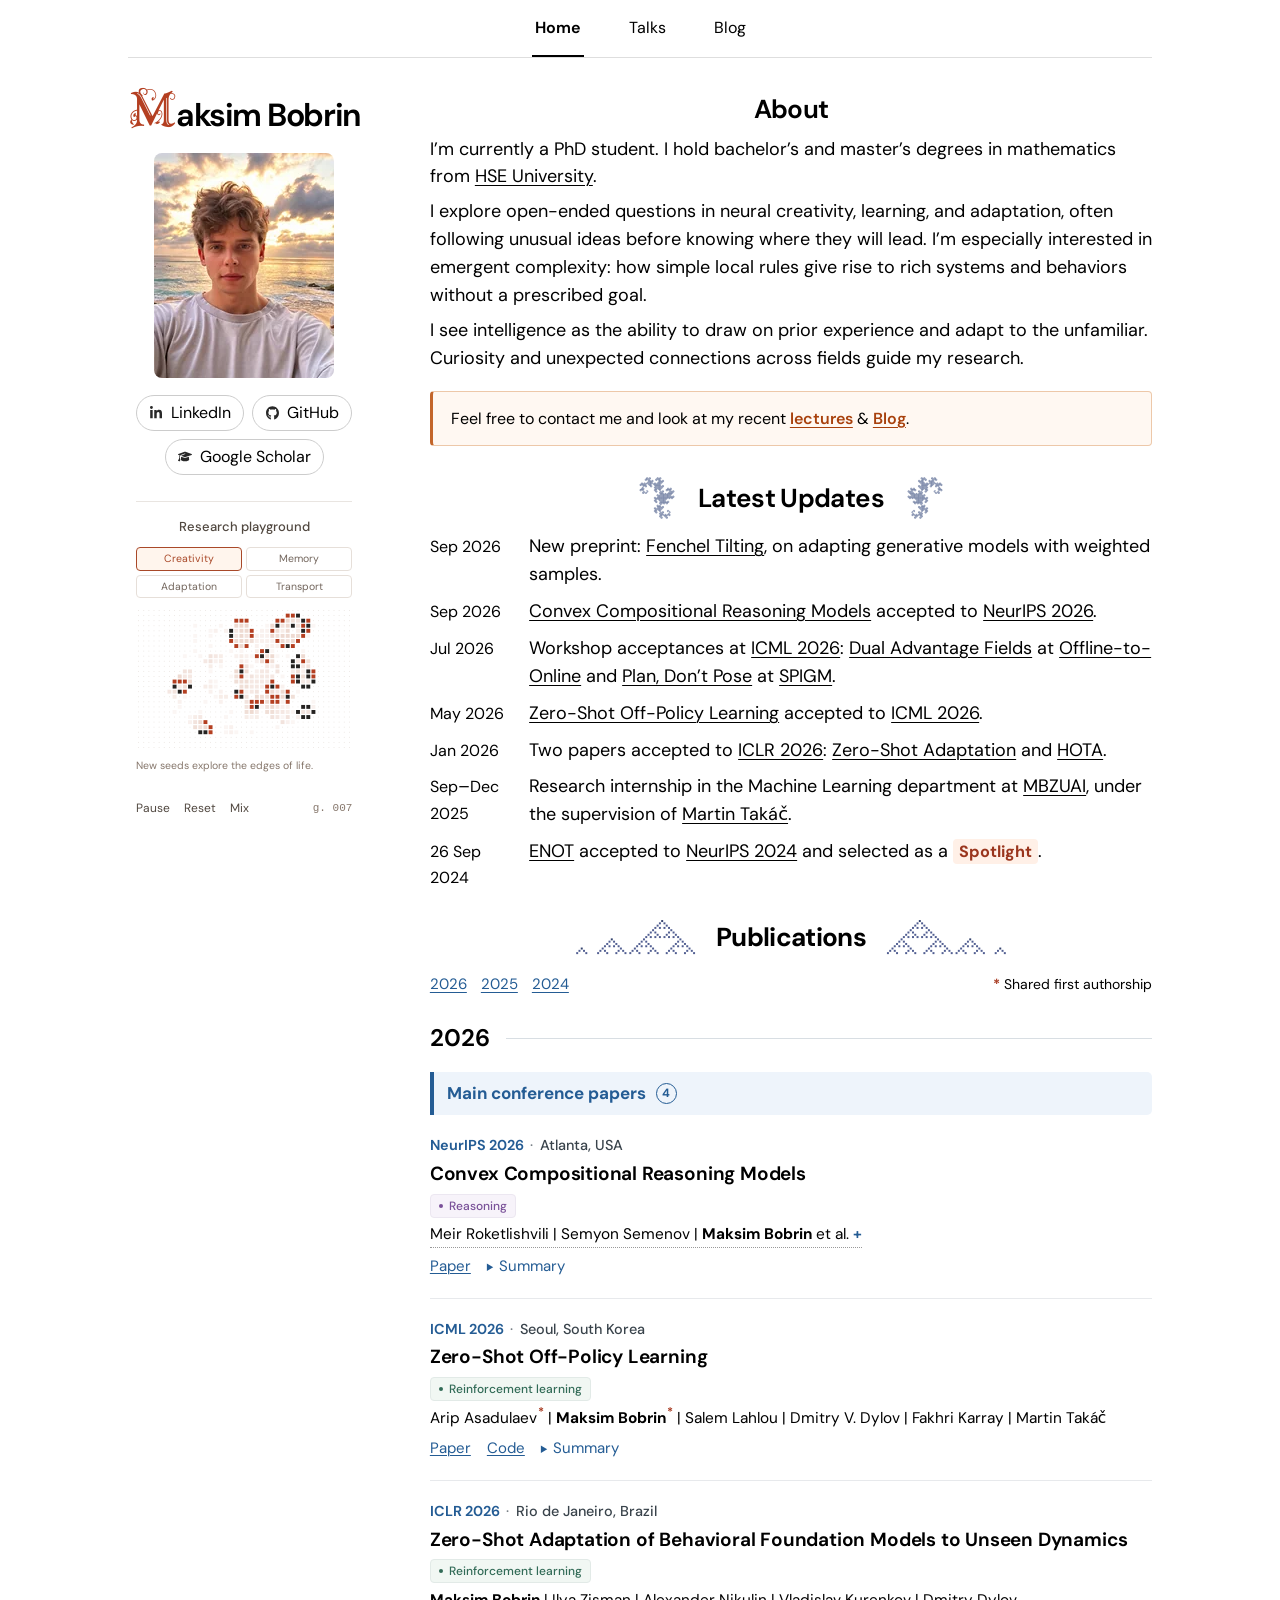
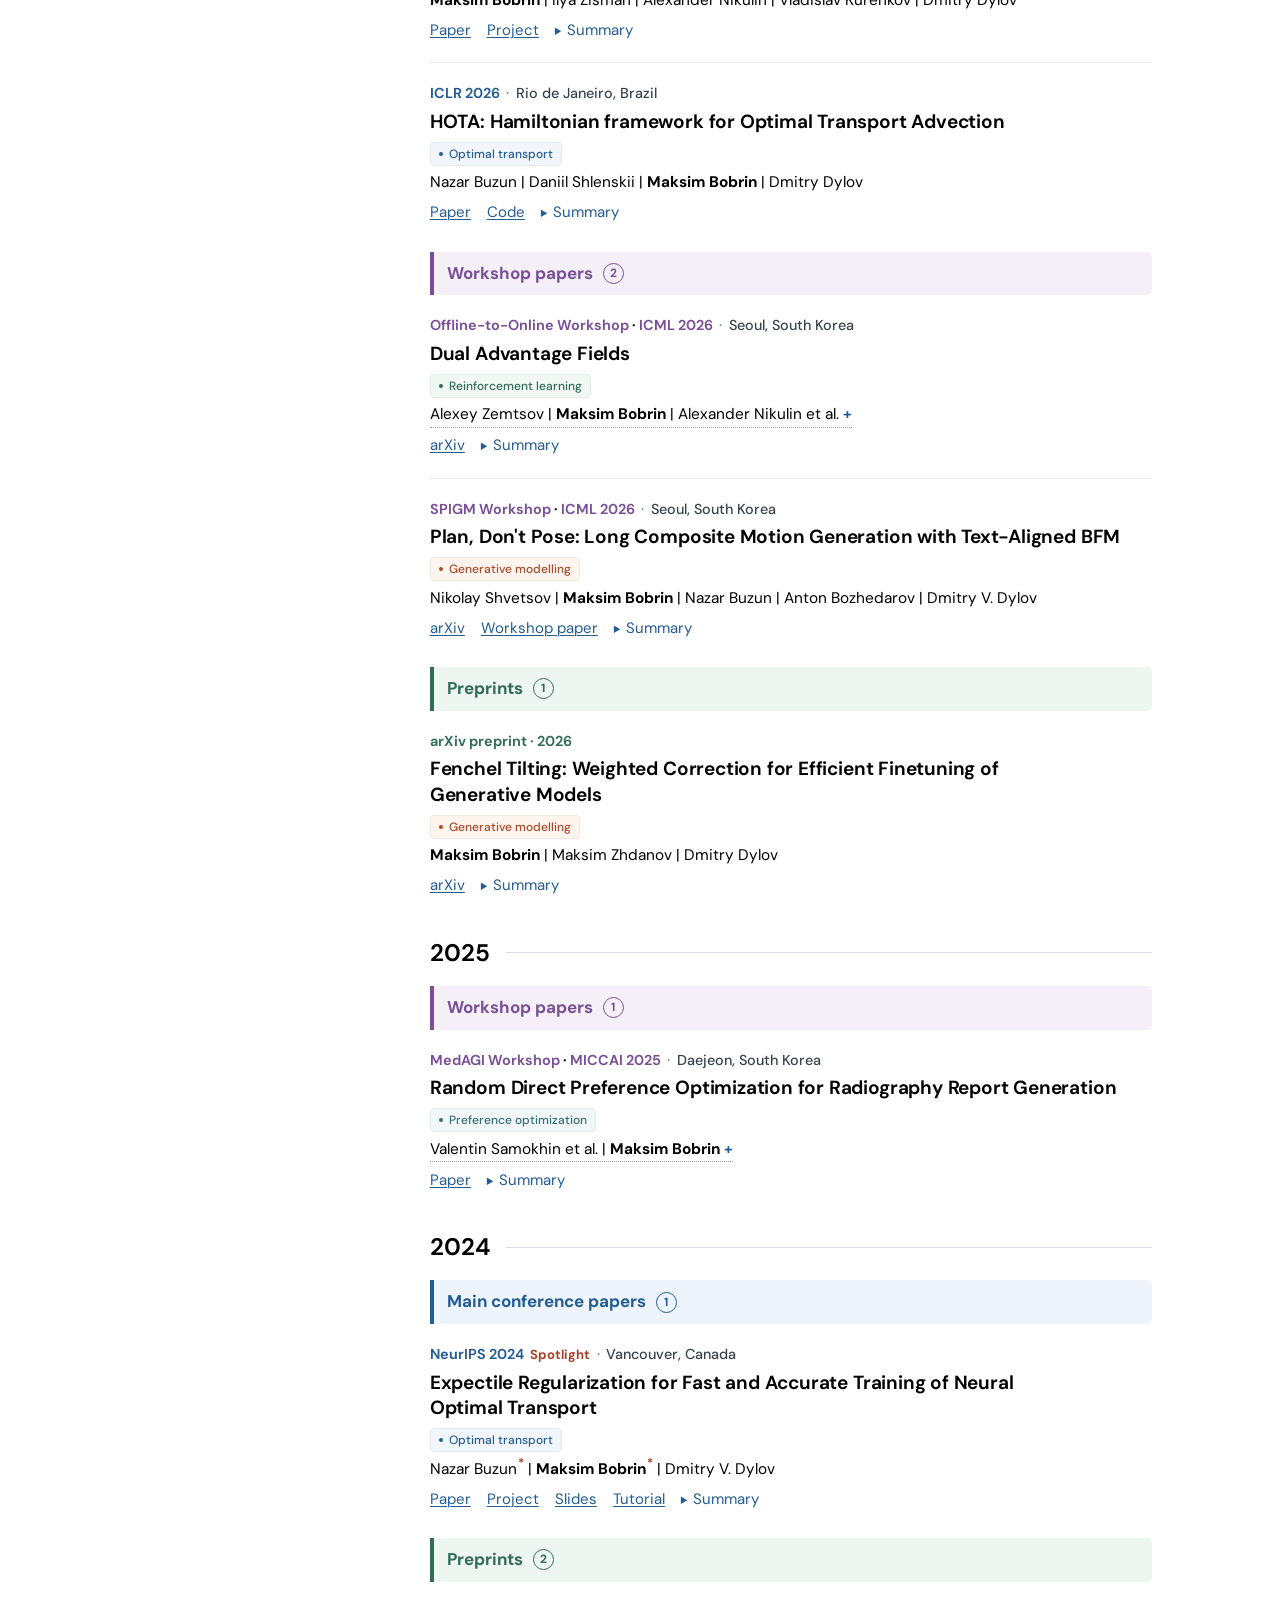
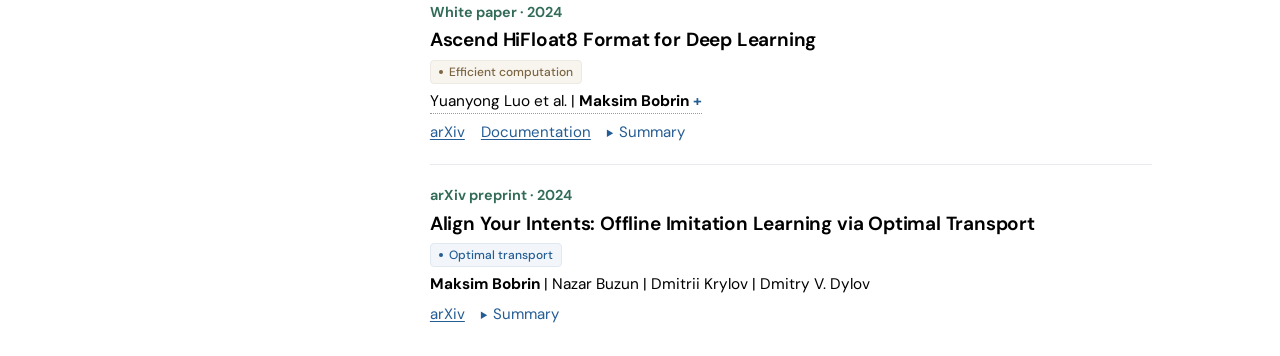
<file: index.html>
<!doctype html>
<html lang="en">
<head>
  <meta charset="utf-8">
  <meta name="viewport" content="width=device-width, initial-scale=1">
  <meta name="color-scheme" content="light">
  <meta name="theme-color" content="#ffffff">
  <meta name="description" content="PhD student, Researcher">
  <meta property="og:title" content="Maksim Bobrin">
  <meta property="og:description" content="PhD student, Researcher">
  <meta property="og:type" content="website">
  <meta property="og:url" content="https://maxsbob.github.io/">
  <meta name="twitter:card" content="summary">
  <meta name="twitter:title" content="Maksim Bobrin">
  <meta name="twitter:description" content="PhD student, Researcher">
  <title>Maksim Bobrin</title>
  <link rel="stylesheet" href="assets/site.css?v=eab8111d72dc">
  <script src="assets/life-loader.js?v=d2e9014ad767" defer></script>
</head>
<body>
  <a class="skip" href="#main">Skip to content</a>
  <header class="topbar">
    <nav aria-label="Main navigation"><a href="index.html" aria-current="page">Home</a> <a href="talks.html">Talks</a> <a href="blog/">Blog</a></nav>
  </header>
  <div class="layout">
    <aside class="profile" aria-label="Researcher profile">
      <h1 class="name"><span class="name-initial">M</span>aksim Bobrin</h1>
      <picture>
        <source type="image/webp" srcset="assets/portrait-180.webp 180w, assets/portrait-360.webp 360w, assets/portrait-540.webp 540w" sizes="(max-width: 640px) 152px, (pointer: coarse) and (orientation: landscape) and (max-height: 500px) and (max-width: 960px) 152px, 180px">
        <img class="portrait" src="assets/portrait-360.jpg" alt="Maksim Bobrin by the sea" width="360" height="450" fetchpriority="high" decoding="async">
      </picture>
      <ul class="profiles" aria-label="Profiles"><li data-profile="linkedin"><a href="https://www.linkedin.com/in/maksim-bobrin"><img src="assets/linkedin.svg" alt="" width="15" height="15">LinkedIn</a></li>
<li data-profile="github"><a href="https://github.com/maxsbob"><img src="assets/github.svg" alt="" width="15" height="15">GitHub</a></li>
<li data-profile="scholar"><a href="https://scholar.google.com/citations?user=8vy8vqgAAAAJ&amp;hl=en"><img src="assets/scholar.svg" alt="" width="15" height="15">Google Scholar</a></li></ul>
      <figure class="life" data-life hidden>
        <figcaption title="Combine ideas inspired by creativity, memory, adaptation, and transport. With every idea off, the world follows Conway’s Game of Life.">Research playground</figcaption>
        <div class="life-ideas" role="group" aria-label="Combine research ideas">
          <button type="button" data-idea="creativity" aria-pressed="true" title="Introduce new seeds into unexplored areas">Creativity</button>
          <button type="button" data-idea="memory" aria-pressed="false" title="Let fading traces influence new growth">Memory</button>
          <button type="button" data-idea="adaptation" aria-pressed="false" title="Change the habitat and let surviving cells acclimatize">Adaptation</button>
          <button type="button" data-idea="transport" aria-pressed="false" title="Carry patterns through a changing flow">Transport</button>
        </div>
        <canvas class="life-canvas" role="button" tabindex="0" aria-label="An evolving world of research ideas. Click or press Enter to plant a seed." aria-describedby="life-hint" width="432" height="284"></canvas>
        <p id="life-hint" class="life-hint" data-life-note aria-live="polite">New seeds explore the edges of life.</p>
        <div class="life-controls">
          <button type="button" data-life-toggle aria-pressed="false">Pause</button>
          <button type="button" data-life-reset title="Start over with the same seed and current ideas">Reset</button>
          <button type="button" data-life-mix title="Try a new combination of ideas and a fresh seed">Mix</button>
          <span class="life-generation" data-life-generation aria-hidden="true">g. 000</span>
        </div>
      </figure>
    </aside>
    <div class="column">
      <main id="main">
  <section class="bio" aria-labelledby="about">
    <h2 id="about" class="page-title">About</h2>
    <p>I’m currently a PhD student. I hold bachelor’s and master’s degrees in mathematics from <a href="https://www.hse.ru/en/ma/sltheory/">HSE University</a>.</p>
    <p>I explore open-ended questions in neural creativity, learning, and adaptation, often following unusual ideas before knowing where they will lead. I’m especially interested in emergent complexity: how simple local rules give rise to rich systems and behaviors without a prescribed goal.</p>
    <p>I see intelligence as the ability to draw on prior experience and adapt to the unfamiliar. Curiosity and unexpected connections across fields guide my research.</p>
    <aside class="contact-note" aria-label="Get in touch and explore">
      <p>Feel free to contact me and look at my recent <a href="talks.html">lectures</a> &amp; <a href="blog/">Blog</a>.</p>
    </aside>
  </section>
  <section id="updates" aria-labelledby="latest">
    <h2 id="latest" class="section-title updates-title">Latest Updates</h2>
    <ul class="updates">
      <li><span class="update-date"><time datetime="2026-09-30">Sep 2026</time></span><span>New preprint: <a href="#fenchel-tilting">Fenchel Tilting</a>, on adapting generative models with weighted samples.</span></li><li><span class="update-date"><time datetime="2026-09-25">Sep 2026</time></span><span><a href="#convex-compositional-reasoning">Convex Compositional Reasoning Models</a> accepted to <a href="https://neurips.cc/Conferences/2026">NeurIPS 2026</a>.</span></li><li><span class="update-date"><time datetime="2026-07">Jul 2026</time></span><span>Workshop acceptances at <a href="https://icml.cc/Conferences/2026">ICML 2026</a>: <a href="#dual-advantage-fields">Dual Advantage Fields</a> at <a href="https://decision-making-offline2online-icml2026.github.io/">Offline-to-Online</a> and <a href="#plan-dont-pose">Plan, Don’t Pose</a> at <a href="https://spigmworkshop2026.github.io/">SPIGM</a>.</span></li><li><span class="update-date"><time datetime="2026-05">May 2026</time></span><span><a href="#zero-shot-off-policy">Zero-Shot Off-Policy Learning</a> accepted to <a href="https://icml.cc/Conferences/2026">ICML 2026</a>.</span></li><li><span class="update-date"><time datetime="2026-01">Jan 2026</time></span><span>Two papers accepted to <a href="https://iclr.cc/Conferences/2026">ICLR 2026</a>: <a href="#zero-shot-adaptation">Zero-Shot Adaptation</a> and <a href="#hota">HOTA</a>.</span></li><li><span class="update-date"><time datetime="2025-09">Sep</time>–<time datetime="2025-12">Dec 2025</time></span><span>Research internship in the Machine Learning department at <a href="https://mbzuai.ac.ae/">MBZUAI</a>, under the supervision of <a href="https://mtakac.com/">Martin Takáč</a>.</span></li><li><span class="update-date"><time datetime="2024-09-26">26 Sep 2024</time></span><span><a href="#enot">ENOT</a> accepted to <a href="https://neurips.cc/Conferences/2024">NeurIPS 2024</a> and selected as a <strong class="spotlight-tag">Spotlight</strong>.</span></li>
    </ul>
  </section>
  <section id="publications" aria-labelledby="publication-title">
    <h2 id="publication-title" class="section-title publications-title">Publications</h2>
    <div class="publication-tools"><nav class="year-index" aria-label="Publication years"><a href="#publications-2026">2026</a><a href="#publications-2025">2025</a><a href="#publications-2024">2024</a></nav><p class="contribution-note"><span>*</span> Shared first authorship</p></div><section class="publication-year" aria-labelledby="year-2026" id="publications-2026"><h3 class="year-title" id="year-2026">2026</h3><section class="publication-group conference" aria-labelledby="conference-2026"><h4 class="group-title" id="conference-2026"><span>Main conference papers</span><span class="group-count">4</span></h4>
      <article class="paper-row" id="convex-compositional-reasoning">
        <div class="venue-line"><span class="venue-links"><a href="https://neurips.cc/Conferences/2026">NeurIPS 2026</a></span><span class="place">Atlanta, USA</span></div>
        <h5 class="paper-title"><a href="https://openreview.net/forum?id=P8NrHa7X4l">Convex Compositional Reasoning Models</a></h5>
        <p class="paper-keyword" data-topic="reasoning"><span class="sr-only">Research topic: </span>Reasoning</p>
        <details class="all-authors"><summary>Meir Roketlishvili | Semyon Semenov | <strong>Maksim Bobrin</strong> et al.<span class="sr-only"> — full author list</span></summary><p>Meir Roketlishvili | Semyon Semenov | <strong>Maksim Bobrin</strong> | Viktor Kovalchuk | Albert Baichorov | Abduragim Shtanchaev | Fakhri Karray | Dmitry V. Dylov | Martin Takáč | Arip Asadulaev</p></details>
        <div class="resources"><a href="https://openreview.net/forum?id=P8NrHa7X4l">Paper</a><details class="abstract"><summary>Summary</summary><p>Each local constraint contributes a convex energy function. Adding those functions keeps the overall problem convex, so a solver trained on small instances can tackle larger ones.</p></details></div>
      </article>
      <article class="paper-row" id="zero-shot-off-policy">
        <div class="venue-line"><span class="venue-links"><a href="https://icml.cc/Conferences/2026">ICML 2026</a></span><span class="place">Seoul, South Korea</span></div>
        <h5 class="paper-title"><a href="https://proceedings.mlr.press/v306/asadulaev26b.html">Zero-Shot Off-Policy Learning</a></h5>
        <p class="paper-keyword" data-topic="reinforcement-learning"><span class="sr-only">Research topic: </span>Reinforcement learning</p>
        <p class="paper-authors">Arip Asadulaev<sup class="equal-marker" aria-label="shared first author">*</sup> | <strong>Maksim Bobrin</strong><sup class="equal-marker" aria-label="shared first author">*</sup> | Salem Lahlou | Dmitry V. Dylov | Fakhri Karray | Martin Takáč</p>
        <div class="resources"><a href="https://proceedings.mlr.press/v306/asadulaev26b.html">Paper</a><a href="https://github.com/machinestein/Zero-Shot-Off-Policy-Learning">Code</a><details class="abstract"><summary>Summary</summary><p>A connection between successor measures and density ratios lets an agent correct for the distribution of its offline data when a new task arrives.</p></details></div>
      </article>
      <article class="paper-row" id="zero-shot-adaptation">
        <div class="venue-line"><span class="venue-links"><a href="https://iclr.cc/Conferences/2026">ICLR 2026</a></span><span class="place">Rio de Janeiro, Brazil</span></div>
        <h5 class="paper-title"><a href="https://proceedings.iclr.cc/paper_files/paper/2026/hash/cd7fe6d521c3fc74c5363a7e29f47910-Abstract-Conference.html">Zero-Shot Adaptation of Behavioral Foundation Models to Unseen Dynamics</a></h5>
        <p class="paper-keyword" data-topic="reinforcement-learning"><span class="sr-only">Research topic: </span>Reinforcement learning</p>
        <p class="paper-authors"><strong>Maksim Bobrin</strong> | Ilya Zisman | Alexander Nikulin | Vladislav Kurenkov | Dmitry Dylov</p>
        <div class="resources"><a href="https://proceedings.iclr.cc/paper_files/paper/2026/hash/cd7fe6d521c3fc74c5363a7e29f47910-Abstract-Conference.html">Paper</a><a href="https://belief-fb.dunnolab.ai/">Project</a><details class="abstract"><summary>Summary</summary><p>A transformer infers the current dynamics from recent interactions. Conditioning the policy on that belief lets it adapt when the environment changes.</p></details></div>
      </article>
      <article class="paper-row" id="hota">
        <div class="venue-line"><span class="venue-links"><a href="https://iclr.cc/Conferences/2026">ICLR 2026</a></span><span class="place">Rio de Janeiro, Brazil</span></div>
        <h5 class="paper-title"><a href="https://proceedings.iclr.cc/paper_files/paper/2026/hash/8911a007b983c6a4c33fcf03630fa107-Abstract-Conference.html">HOTA: Hamiltonian framework for Optimal Transport Advection</a></h5>
        <p class="paper-keyword" data-topic="optimal-transport"><span class="sr-only">Research topic: </span>Optimal transport</p>
        <p class="paper-authors">Nazar Buzun | Daniil Shlenskii | <strong>Maksim Bobrin</strong> | Dmitry Dylov</p>
        <div class="resources"><a href="https://proceedings.iclr.cc/paper_files/paper/2026/hash/8911a007b983c6a4c33fcf03630fa107-Abstract-Conference.html">Paper</a><a href="https://github.com/nazarblch/HOTA">Code</a><details class="abstract"><summary>Summary</summary><p>HOTA learns potentials that guide trajectories between two distributions. It can account for the geometry of the space without fitting intermediate probability densities.</p></details></div>
      </article></section><section class="publication-group workshop" aria-labelledby="workshop-2026"><h4 class="group-title" id="workshop-2026"><span>Workshop papers</span><span class="group-count">2</span></h4>
      <article class="paper-row" id="dual-advantage-fields">
        <div class="venue-line"><span class="venue-links"><a href="https://decision-making-offline2online-icml2026.github.io/">Offline-to-Online Workshop</a><span class="venue-separator" aria-hidden="true"> · </span><a href="https://icml.cc/Conferences/2026">ICML 2026</a></span><span class="place">Seoul, South Korea</span></div>
        <h5 class="paper-title"><a href="https://arxiv.org/abs/2606.04188">Dual Advantage Fields</a></h5>
        <p class="paper-keyword" data-topic="reinforcement-learning"><span class="sr-only">Research topic: </span>Reinforcement learning</p>
        <details class="all-authors"><summary>Alexey Zemtsov | <strong>Maksim Bobrin</strong> | Alexander Nikulin et al.<span class="sr-only"> — full author list</span></summary><p>Alexey Zemtsov | <strong>Maksim Bobrin</strong> | Alexander Nikulin | Dmitry V. Dylov | Fakhri Karray | Vladislav Kurenkov | Martin Takáč | Arip Asadulaev</p></details>
        <div class="resources"><a href="https://arxiv.org/abs/2606.04188">arXiv</a><details class="abstract"><summary>Summary</summary><p>The model predicts how each action moves the state representation. It ranks actions by how closely those changes align with the goal direction.</p></details></div>
      </article>
      <article class="paper-row" id="plan-dont-pose">
        <div class="venue-line"><span class="venue-links"><a href="https://spigmworkshop2026.github.io/">SPIGM Workshop</a><span class="venue-separator" aria-hidden="true"> · </span><a href="https://icml.cc/Conferences/2026">ICML 2026</a></span><span class="place">Seoul, South Korea</span></div>
        <h5 class="paper-title"><a href="https://arxiv.org/abs/2605.29906">Plan, Don&#x27;t Pose: Long Composite Motion Generation with Text-Aligned BFM</a></h5>
        <p class="paper-keyword" data-topic="generative-modelling"><span class="sr-only">Research topic: </span>Generative modelling</p>
        <p class="paper-authors">Nikolay Shvetsov | <strong>Maksim Bobrin</strong> | Nazar Buzun | Anton Bozhedarov | Dmitry V. Dylov</p>
        <div class="resources"><a href="https://arxiv.org/abs/2605.29906">arXiv</a><a href="https://openreview.net/forum?id=wt8N5gegq1">Workshop paper</a><details class="abstract"><summary>Summary</summary><p>Text2BFM translates a description into a sequence of latent behaviors. A frozen behavioral foundation model executes the sequence as motion.</p></details></div>
      </article></section><section class="publication-group preprint" aria-labelledby="preprint-2026"><h4 class="group-title" id="preprint-2026"><span>Preprints</span><span class="group-count">1</span></h4>
      <article class="paper-row" id="fenchel-tilting">
        <div class="venue-line"><span class="venue preprint">arXiv preprint · 2026</span></div>
        <h5 class="paper-title"><a href="https://arxiv.org/abs/2609.40030">Fenchel Tilting: Weighted Correction for Efficient Finetuning of Generative Models</a></h5>
        <p class="paper-keyword" data-topic="generative-modelling"><span class="sr-only">Research topic: </span>Generative modelling</p>
        <p class="paper-authors"><strong>Maksim Bobrin</strong> | Maksim Zhdanov | Dmitry Dylov</p>
        <div class="resources"><a href="https://arxiv.org/abs/2609.40030">arXiv</a><details class="abstract"><summary>Summary</summary><p>First estimate how much each sample should count under the target preference. Then hold those weights fixed while fitting the generative model.</p></details></div>
      </article></section></section><section class="publication-year" aria-labelledby="year-2025" id="publications-2025"><h3 class="year-title" id="year-2025">2025</h3><section class="publication-group workshop" aria-labelledby="workshop-2025"><h4 class="group-title" id="workshop-2025"><span>Workshop papers</span><span class="group-count">1</span></h4>
      <article class="paper-row" id="random-dpo">
        <div class="venue-line"><span class="venue-links"><a href="https://medagi2025.github.io/">MedAGI Workshop</a><span class="venue-separator" aria-hidden="true"> · </span><a href="https://conferences.miccai.org/2025/">MICCAI 2025</a></span><span class="place">Daejeon, South Korea</span></div>
        <h5 class="paper-title"><a href="https://link.springer.com/chapter/10.1007/978-3-032-07845-2_17">Random Direct Preference Optimization for Radiography Report Generation</a></h5>
        <p class="paper-keyword" data-topic="preference-optimization"><span class="sr-only">Research topic: </span>Preference optimization</p>
        <details class="all-authors"><summary>Valentin Samokhin et al. | <strong>Maksim Bobrin</strong><span class="sr-only"> — full author list</span></summary><p>Valentin Samokhin | Boris Shirokikh | Mikhail Goncharov | Dmitriy Umerenkov | <strong>Maksim Bobrin</strong> | Ivan Oseledets | Dmitry Dylov | Mikhail Belyaev</p></details>
        <div class="resources"><a href="https://link.springer.com/chapter/10.1007/978-3-032-07845-2_17">Paper</a><details class="abstract"><summary>Summary</summary><p>A matching radiology report and a randomly sampled alternative form a preference pair for training, without new human rankings.</p></details></div>
      </article></section></section><section class="publication-year" aria-labelledby="year-2024" id="publications-2024"><h3 class="year-title" id="year-2024">2024</h3><section class="publication-group conference" aria-labelledby="conference-2024"><h4 class="group-title" id="conference-2024"><span>Main conference papers</span><span class="group-count">1</span></h4>
      <article class="paper-row" id="enot">
        <div class="venue-line"><span class="venue-links"><a href="https://neurips.cc/Conferences/2024">NeurIPS 2024</a></span><span class="venue-distinction">Spotlight</span><span class="place">Vancouver, Canada</span></div>
        <h5 class="paper-title"><a href="https://proceedings.neurips.cc/paper_files/paper/2024/hash/d885c74aa0e00cc07a35346aa7988e34-Abstract-Conference.html">Expectile Regularization for Fast and Accurate Training of Neural Optimal Transport</a></h5>
        <p class="paper-keyword" data-topic="optimal-transport"><span class="sr-only">Research topic: </span>Optimal transport</p>
        <p class="paper-authors">Nazar Buzun<sup class="equal-marker" aria-label="shared first author">*</sup> | <strong>Maksim Bobrin</strong><sup class="equal-marker" aria-label="shared first author">*</sup> | Dmitry V. Dylov</p>
        <div class="resources"><a href="https://proceedings.neurips.cc/paper_files/paper/2024/hash/d885c74aa0e00cc07a35346aa7988e34-Abstract-Conference.html">Paper</a><a href="https://maxsbob.github.io/enot/">Project</a><a href="https://neurips.cc/media/neurips-2024/Slides/96684_uqR9Gw5.pdf">Slides</a><a href="https://ott-jax.readthedocs.io/tutorials/neural/300_ENOT.html">Tutorial</a><details class="abstract"><summary>Summary</summary><p>An asymmetric loss couples the two transport potentials during training, removing the need for a costly inner optimization.</p></details></div>
      </article></section><section class="publication-group preprint" aria-labelledby="preprint-2024"><h4 class="group-title" id="preprint-2024"><span>Preprints</span><span class="group-count">2</span></h4>
      <article class="paper-row" id="ascend-hifloat8">
        <div class="venue-line"><span class="venue preprint">White paper · 2024</span></div>
        <h5 class="paper-title"><a href="https://arxiv.org/abs/2409.16626">Ascend HiFloat8 Format for Deep Learning</a></h5>
        <p class="paper-keyword" data-topic="efficient-computation"><span class="sr-only">Research topic: </span>Efficient computation</p>
        <details class="all-authors"><summary>Yuanyong Luo et al. | <strong>Maksim Bobrin</strong><span class="sr-only"> — full author list</span></summary><p>Yuanyong Luo | Zhongxing Zhang | Richard Wu | Hu Liu | Ying Jin | Kai Zheng | Minmin Wang | Zhanying He | Guipeng Hu | Luyao Chen | Tianchi Hu | Junsong Wang | Minqi Chen | Mikhaylov Dmitry | Korviakov Vladimir | <strong>Maksim Bobrin</strong> | Yuhao Hu | Guanfu Chen | Zeyi Huang</p></details>
        <div class="resources"><a href="https://arxiv.org/abs/2409.16626">arXiv</a><a href="https://hifloat.gccorg.com/docs/en/hifloat8/white_paper/ascend_hifloat8_format_for_deep_learning.html">Documentation</a><details class="abstract"><summary>Summary</summary><p>HiFloat8 varies the precision of the mantissa across exponent ranges to balance numerical precision and dynamic range within eight bits.</p></details></div>
      </article>
      <article class="paper-row" id="align-your-intents">
        <div class="venue-line"><span class="venue preprint">arXiv preprint · 2024</span></div>
        <h5 class="paper-title"><a href="https://arxiv.org/abs/2402.13037">Align Your Intents: Offline Imitation Learning via Optimal Transport</a></h5>
        <p class="paper-keyword" data-topic="optimal-transport"><span class="sr-only">Research topic: </span>Optimal transport</p>
        <p class="paper-authors"><strong>Maksim Bobrin</strong> | Nazar Buzun | Dmitrii Krylov | Dmitry V. Dylov</p>
        <div class="resources"><a href="https://arxiv.org/abs/2402.13037">arXiv</a><details class="abstract"><summary>Summary</summary><p>AILOT matches expert and agent trajectories in a learned space of intents. The transport cost supplies a reward even when the demonstrations contain no action labels.</p></details></div>
      </article></section></section>
  </section>
</main>
    </div>
  </div>
</body>
</html>
</file>
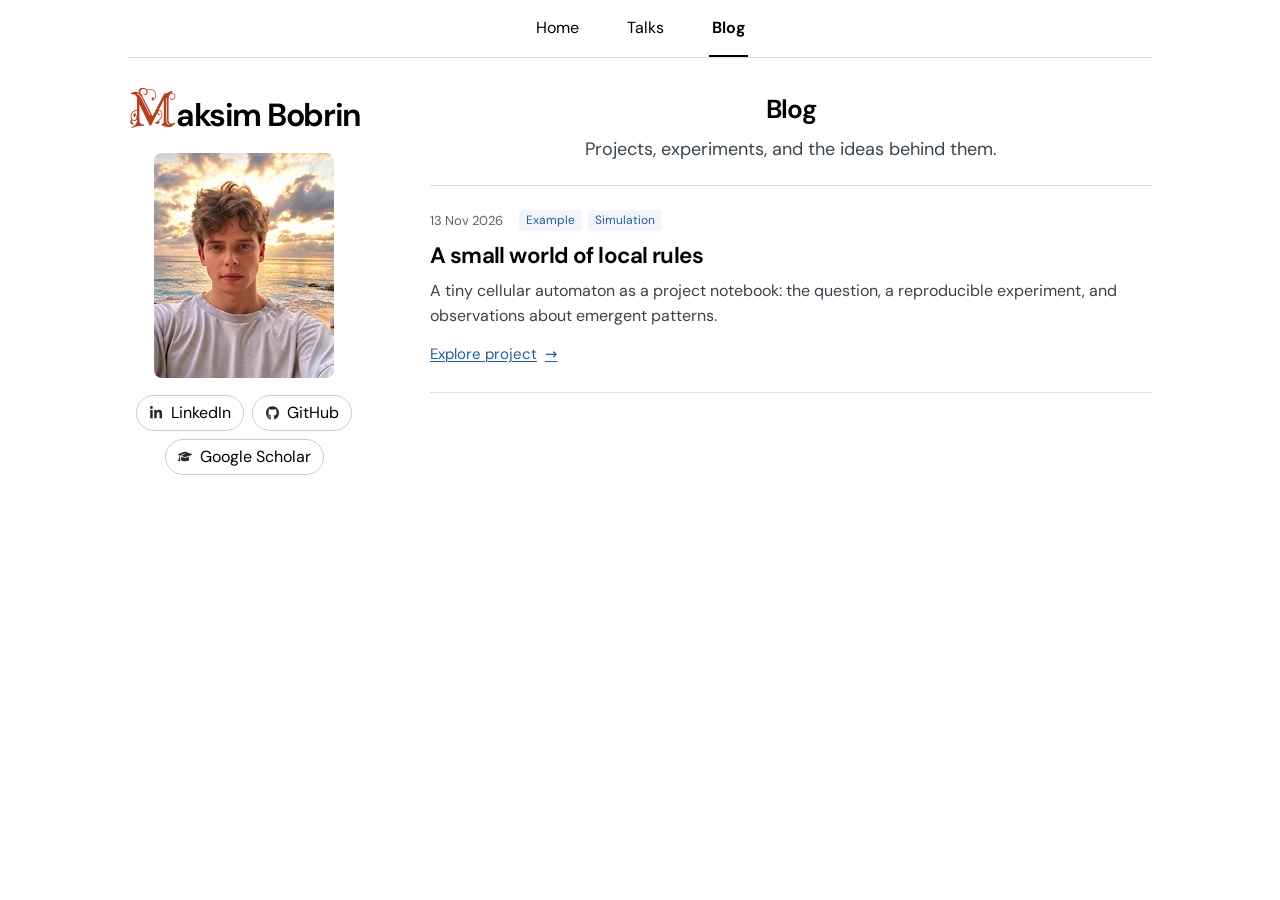
<file: blog/index.html>
<!doctype html>
<html lang="en">
<head>
  <meta charset="utf-8">
  <meta name="viewport" content="width=device-width, initial-scale=1">
  <meta name="color-scheme" content="light">
  <meta name="theme-color" content="#ffffff">
  <meta name="description" content="Projects, experiments, and research notes by Maksim Bobrin.">
  <meta property="og:title" content="Blog · Maksim Bobrin">
  <meta property="og:description" content="Projects, experiments, and research notes by Maksim Bobrin.">
  <meta property="og:type" content="website">
  <meta property="og:url" content="https://maxsbob.github.io/blog/">
  <meta name="twitter:card" content="summary">
  <meta name="twitter:title" content="Blog · Maksim Bobrin">
  <meta name="twitter:description" content="Projects, experiments, and research notes by Maksim Bobrin.">
  <title>Blog · Maksim Bobrin</title>
  <link rel="stylesheet" href="../assets/site.css?v=eab8111d72dc">

</head>
<body>
  <a class="skip" href="#main">Skip to content</a>
  <header class="topbar">
    <nav aria-label="Main navigation"><a href="../index.html">Home</a> <a href="../talks.html">Talks</a> <a href="../blog/" aria-current="page">Blog</a></nav>
  </header>
  <div class="layout">
    <aside class="profile" aria-label="Researcher profile">
      <a class="name" href="../index.html"><span class="name-initial">M</span>aksim Bobrin</a>
      <picture>
        <source type="image/webp" srcset="../assets/portrait-180.webp 180w, ../assets/portrait-360.webp 360w, ../assets/portrait-540.webp 540w" sizes="(max-width: 640px) 152px, (pointer: coarse) and (orientation: landscape) and (max-height: 500px) and (max-width: 960px) 152px, 180px">
        <img class="portrait" src="../assets/portrait-360.jpg" alt="Maksim Bobrin by the sea" width="360" height="450" fetchpriority="high" decoding="async">
      </picture>
      <ul class="profiles" aria-label="Profiles"><li data-profile="linkedin"><a href="https://www.linkedin.com/in/maksim-bobrin"><img src="../assets/linkedin.svg" alt="" width="15" height="15">LinkedIn</a></li>
<li data-profile="github"><a href="https://github.com/maxsbob"><img src="../assets/github.svg" alt="" width="15" height="15">GitHub</a></li>
<li data-profile="scholar"><a href="https://scholar.google.com/citations?user=8vy8vqgAAAAJ&amp;hl=en"><img src="../assets/scholar.svg" alt="" width="15" height="15">Google Scholar</a></li></ul>

    </aside>
    <div class="column">
      <main id="main">
  <div class="subintro blog-intro"><h1 class="page-title">Blog</h1>
    <p class="lede">Projects, experiments, and the ideas behind them.</p>
  </div>
  <section aria-label="Project websites"><ul class="blog-list"><li><article class="blog-entry" aria-labelledby="local-rules">
      <div class="blog-meta"><time datetime="2026-11-13">13 Nov 2026</time><span class="blog-tags"><span>Example</span><span>Simulation</span></span></div>
      <h2 id="local-rules"><a href="local-rules/">A small world of local rules</a></h2>
      <p>A tiny cellular automaton as a project notebook: the question, a reproducible experiment, and observations about emergent patterns.</p>
      <a class="blog-open" href="local-rules/">Explore project <span aria-hidden="true">→</span><span class="sr-only">: A small world of local rules</span></a>
    </article></li></ul></section>
</main>
    </div>
  </div>
</body>
</html>
</file>
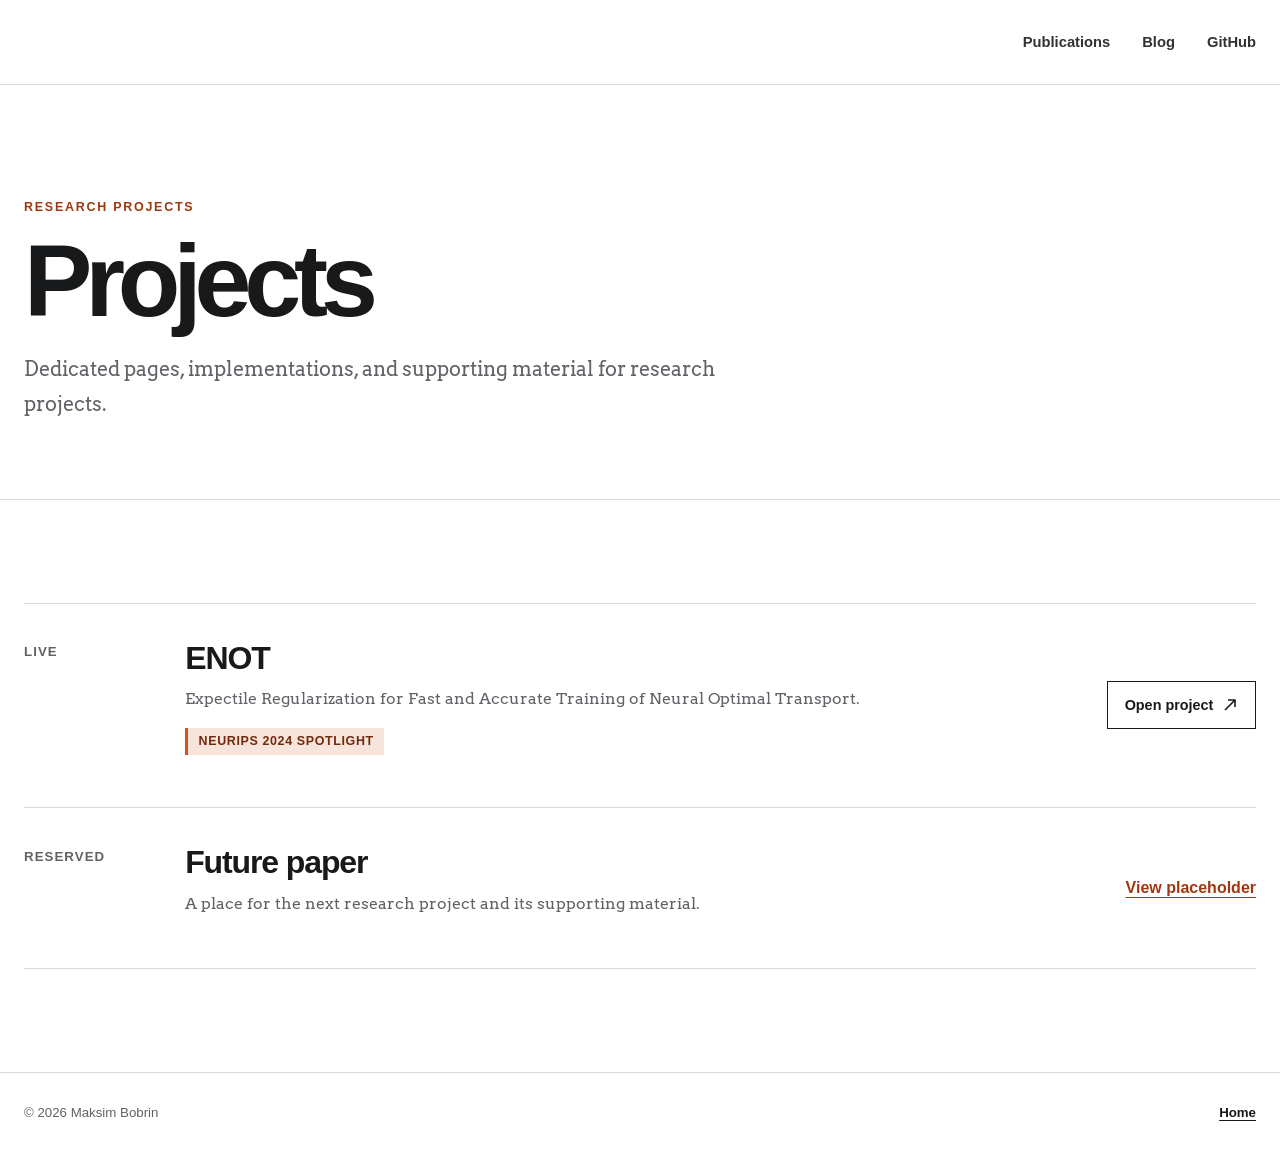
<file: projects/index.html>
<!doctype html>
<html lang="en">
<head>
  <meta charset="utf-8"><meta name="viewport" content="width=device-width, initial-scale=1">
  <title>Projects — Maksim Bobrin</title><meta name="description" content="Research projects by Maksim Bobrin."><link rel="canonical" href="https://maxsbob.github.io/projects/">
  <link rel="icon" href="/assets/favicon.svg" type="image/svg+xml"><link rel="apple-touch-icon" href="/assets/images/favicon-192x192.png"><link rel="preconnect" href="https://fonts.googleapis.com"><link rel="preconnect" href="https://fonts.gstatic.com" crossorigin><link href="https://fonts.googleapis.com/css2?family=Arvo:wght@400&amp;display=swap" rel="stylesheet"><link rel="stylesheet" href="/assets/css/site.css">
</head>
<body>
  <a class="skip-link" href="#main">Skip to content</a><header class="site-header"><div class="nav-shell nav-shell-end"><nav class="site-nav" aria-label="Main navigation"><a href="/publications/">Publications</a><a href="/blog/">Blog</a><a href="https://github.com/maxsbob" rel="me">GitHub</a></nav></div></header>
  <main id="main"><section class="page-hero"><div class="container"><p class="eyebrow">Research projects</p><h1>Projects</h1><p class="page-intro">Dedicated pages, implementations, and supporting material for research projects.</p></div></section>
    <section class="section"><div class="container">
      <article class="project-row"><div class="row-label">Live</div><div class="project-main"><h2>ENOT</h2><p class="row-description">Expectile Regularization for Fast and Accurate Training of Neural Optimal Transport.</p><span class="spotlight">NeurIPS 2024 Spotlight</span></div><a class="button row-action" href="https://maxsbob.github.io/enot/">Open project <svg class="arrow-icon" aria-hidden="true" viewBox="0 0 16 16" fill="none"><path d="M3 13 13 3M6 3h7v7" stroke="currentColor" stroke-width="1.6"/></svg></a></article>
      <article class="project-row"><div class="row-label">Reserved</div><div class="project-main"><h2>Future paper</h2><p class="row-description">A place for the next research project and its supporting material.</p></div><a class="text-link row-action" href="/projects/future-paper/">View placeholder</a></article>
    </div></section>
  </main><footer class="site-footer"><div class="container footer-inner"><p>© 2026 Maksim Bobrin</p><a href="/">Home</a></div></footer>
</body>
</html>
</file>
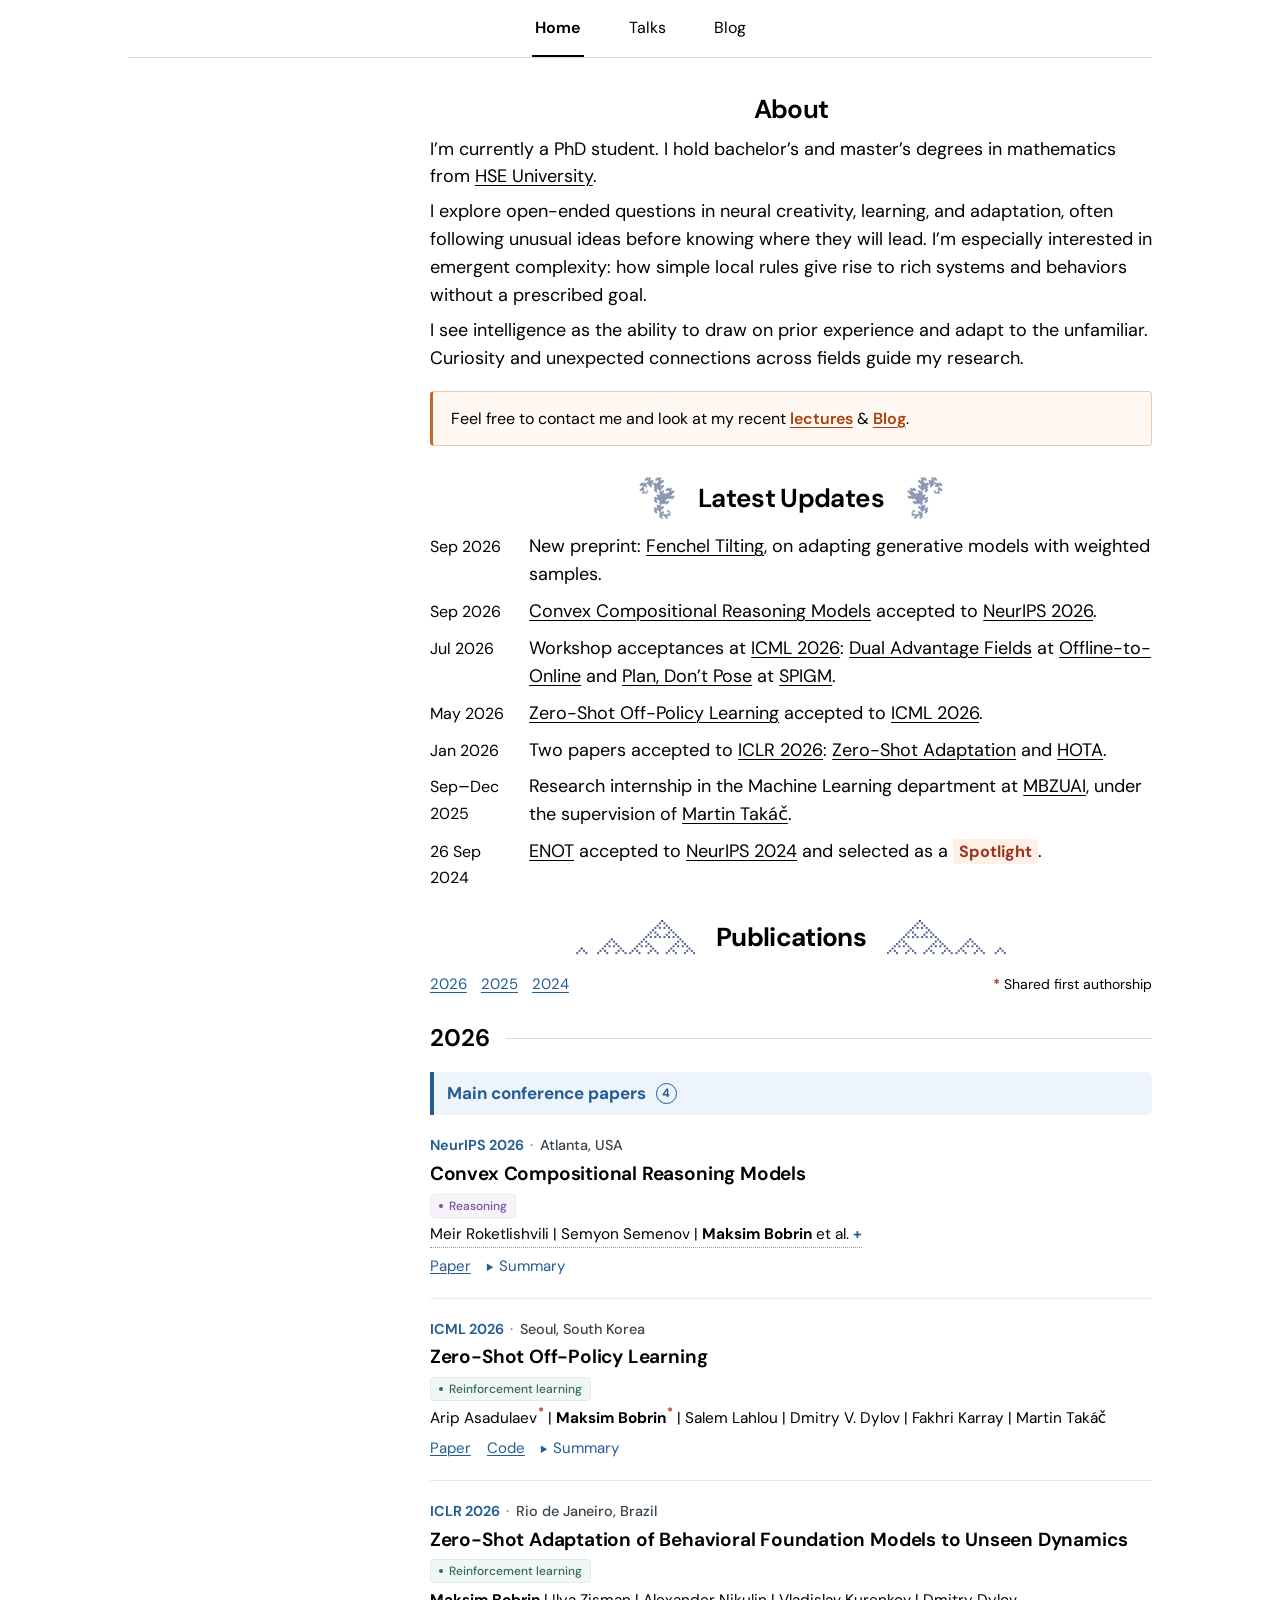
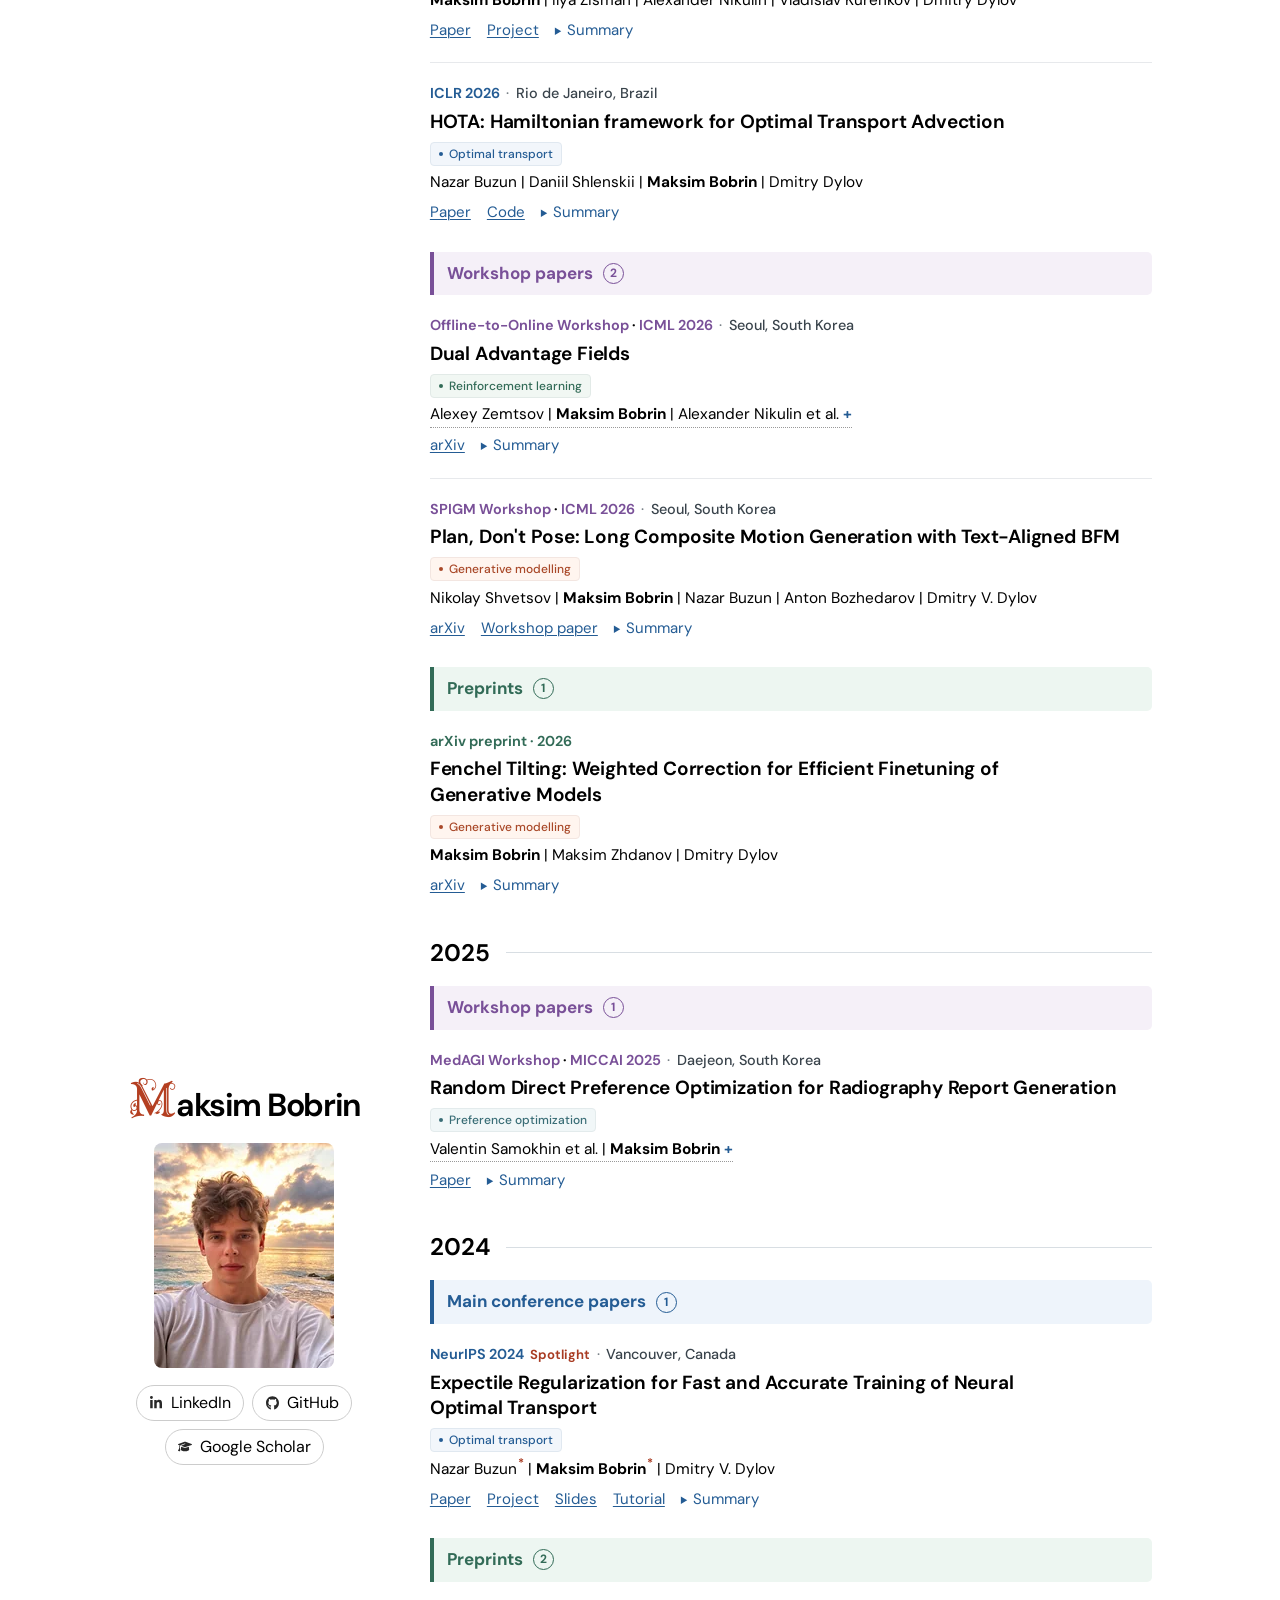
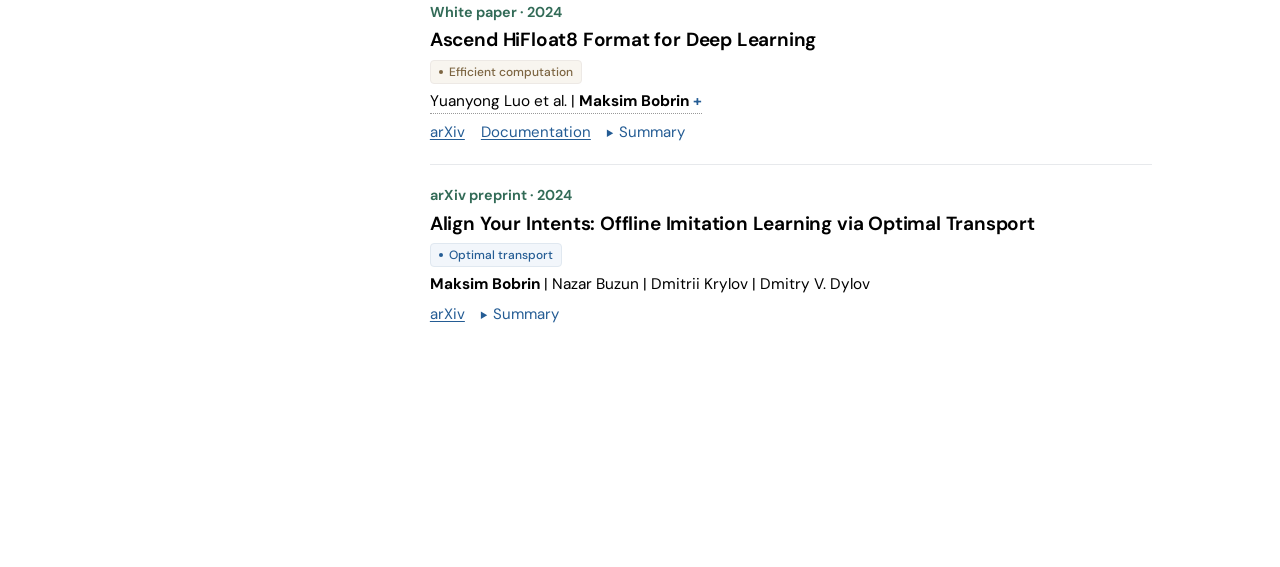
<file: publications/index.html>
<!doctype html>
<html lang="en"><head><meta charset="utf-8"><meta name="viewport" content="width=device-width,initial-scale=1">
<title>Publications · Maksim Bobrin</title><meta http-equiv="refresh" content="0; url=../index.html#publications"></head>
<body><p><a href="../index.html#publications">Continue to Publications</a></p></body></html>
</file>
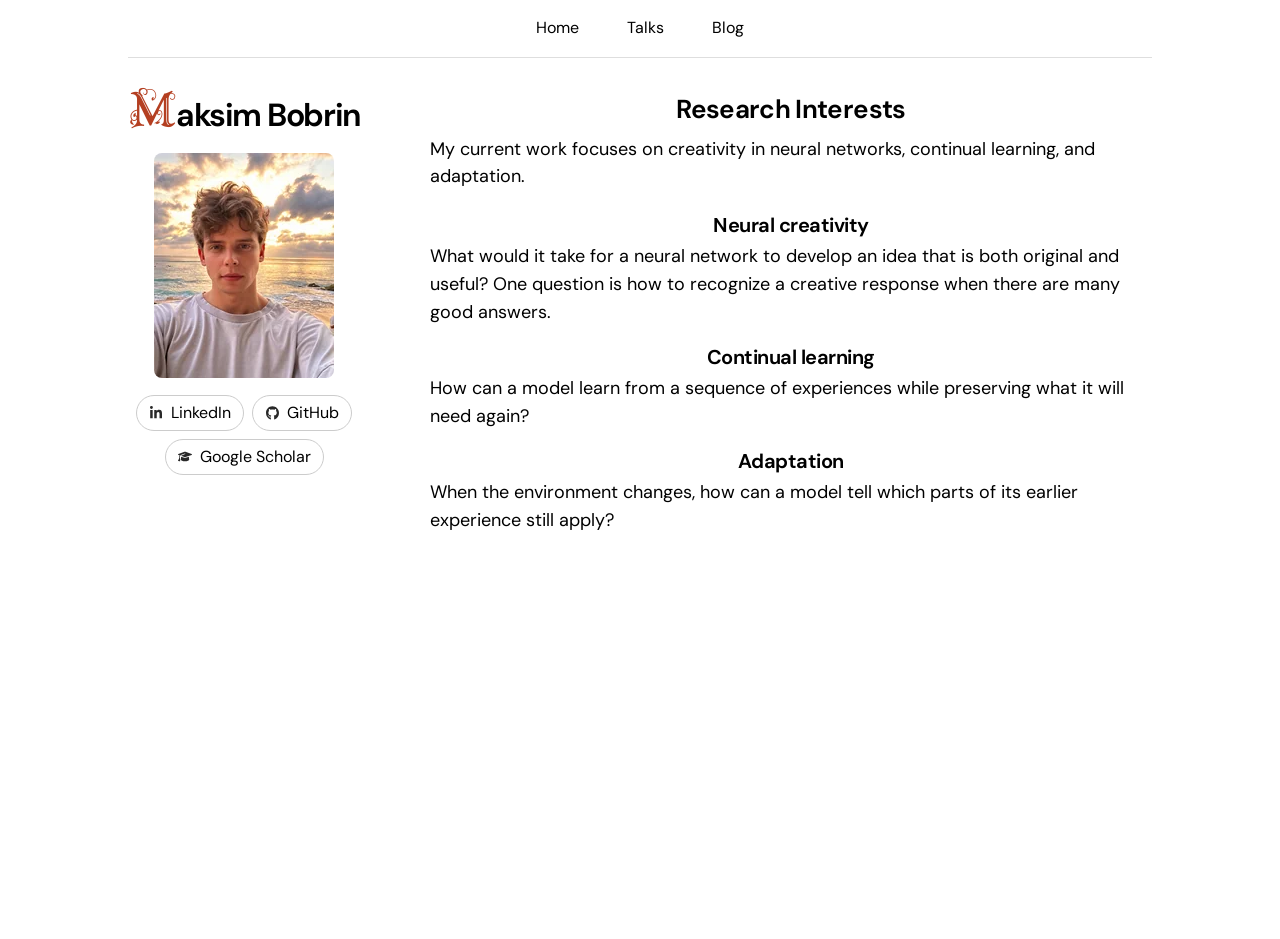
<file: research-interests/index.html>
<!doctype html>
<html lang="en"><head><meta charset="utf-8"><meta name="viewport" content="width=device-width,initial-scale=1">
<title>Research Interests · Maksim Bobrin</title><meta http-equiv="refresh" content="0; url=../research-interests.html"></head>
<body><p><a href="../research-interests.html">Continue to Research Interests</a></p></body></html>
</file>
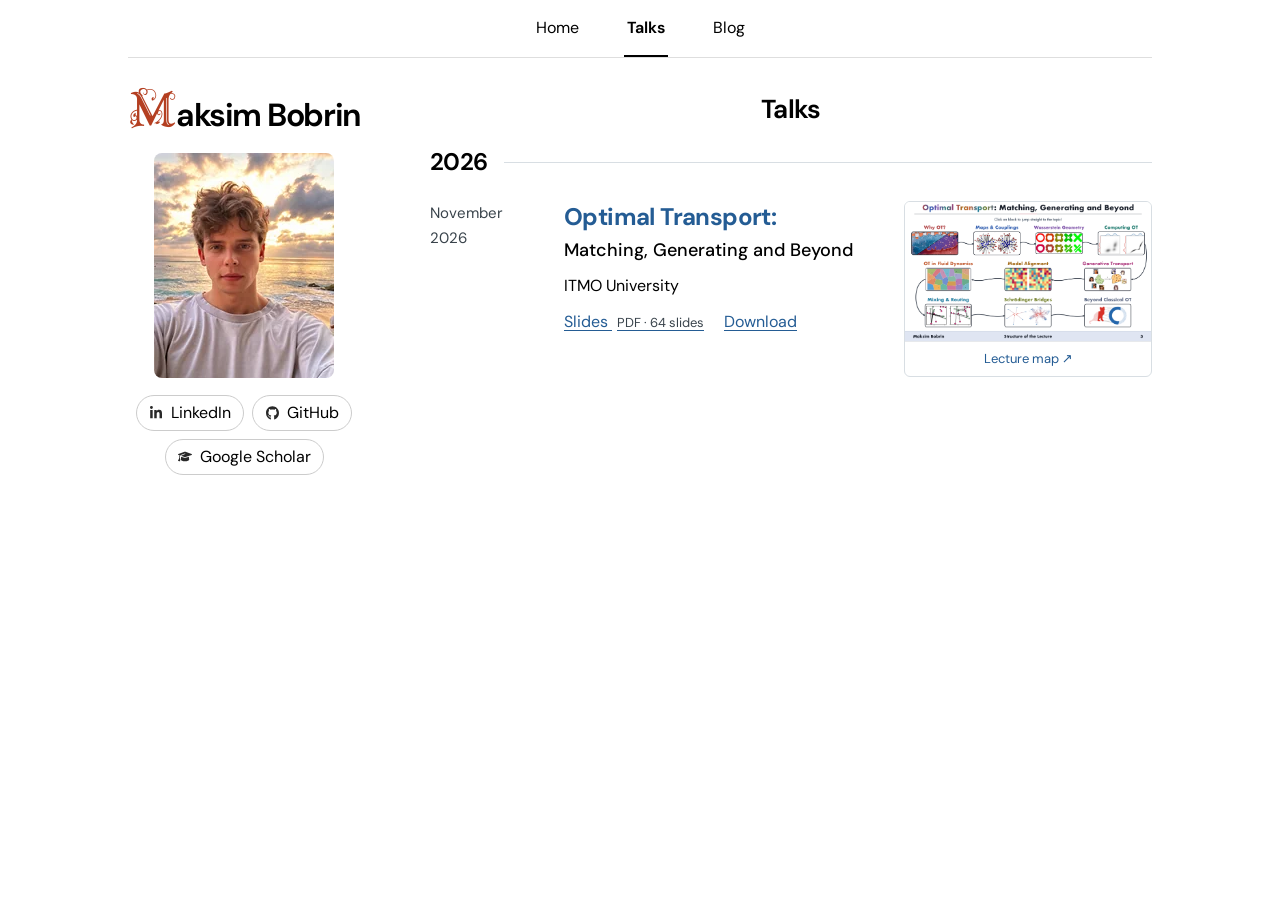
<file: talks/index.html>
<!doctype html>
<html lang="en"><head><meta charset="utf-8"><meta name="viewport" content="width=device-width,initial-scale=1">
<title>Talks · Maksim Bobrin</title><meta http-equiv="refresh" content="0; url=../talks.html"></head>
<body><p><a href="../talks.html">Continue to Talks</a></p></body></html>
</file>
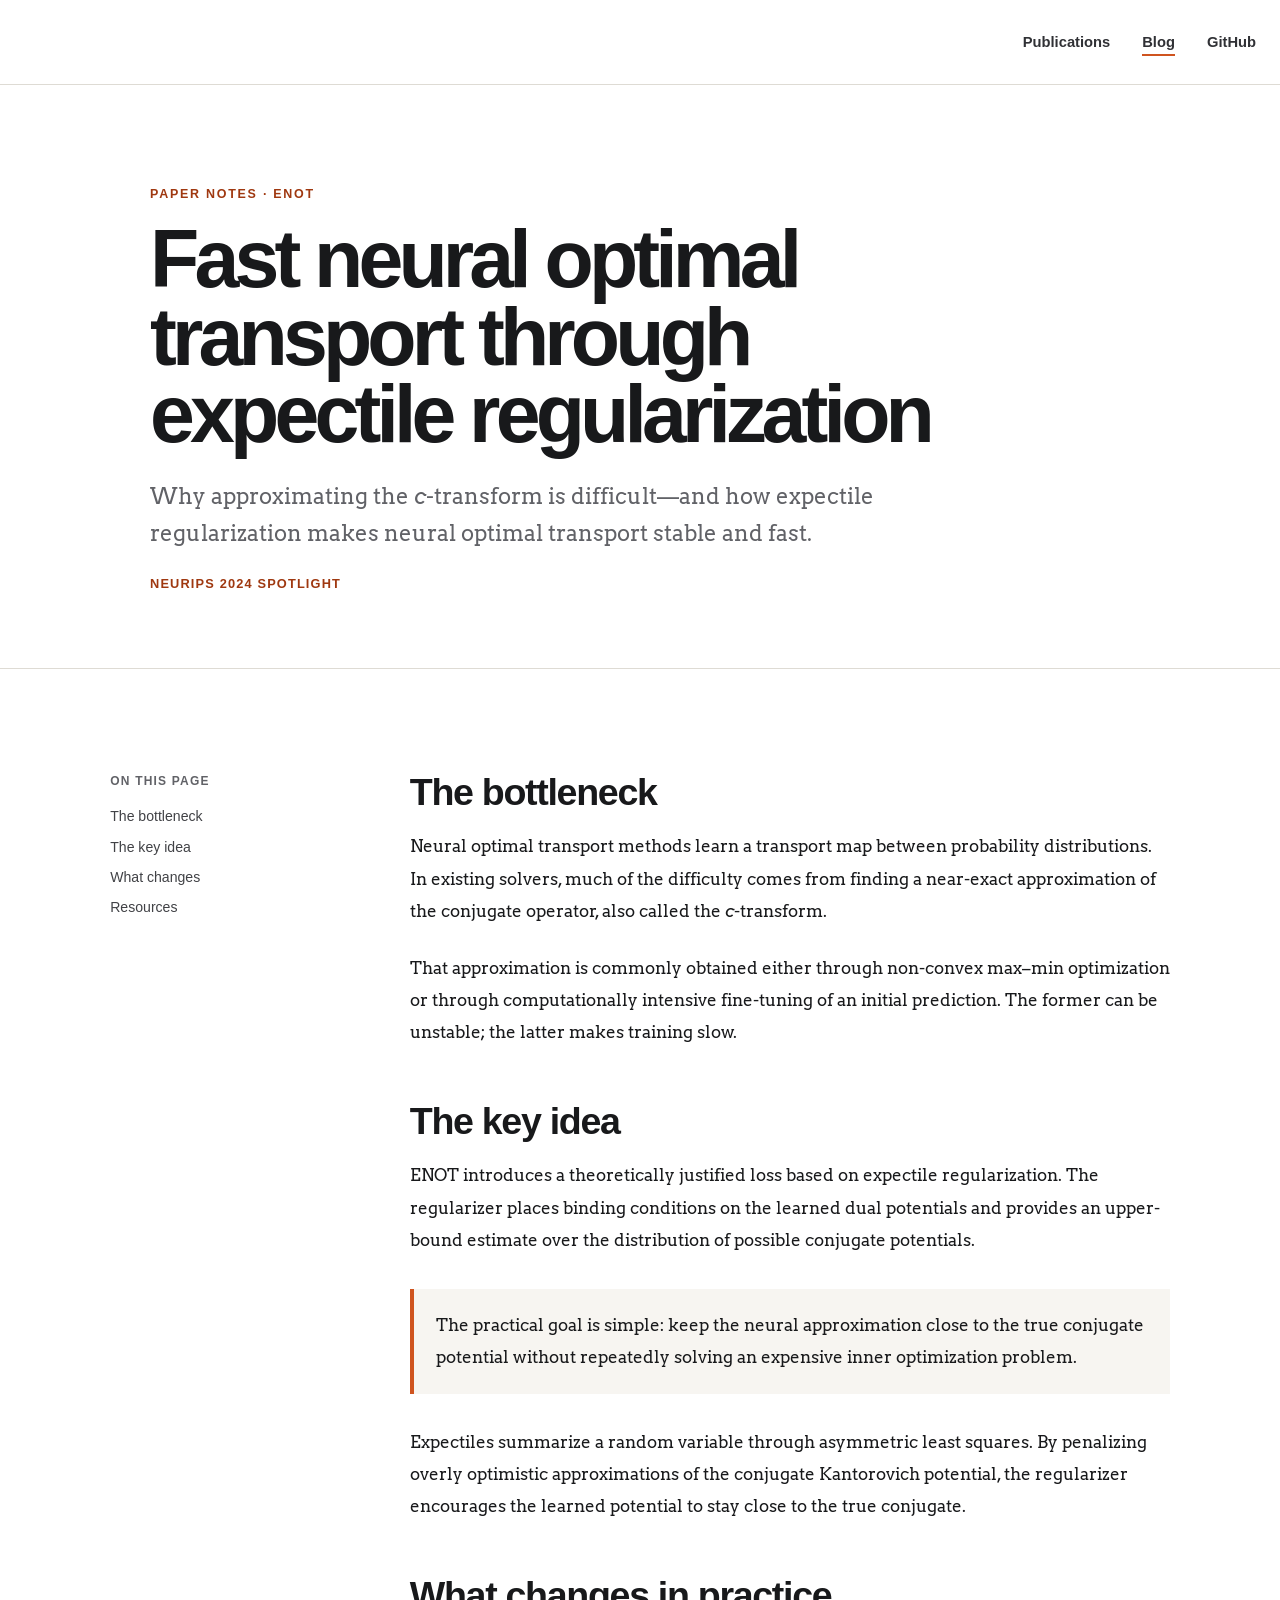
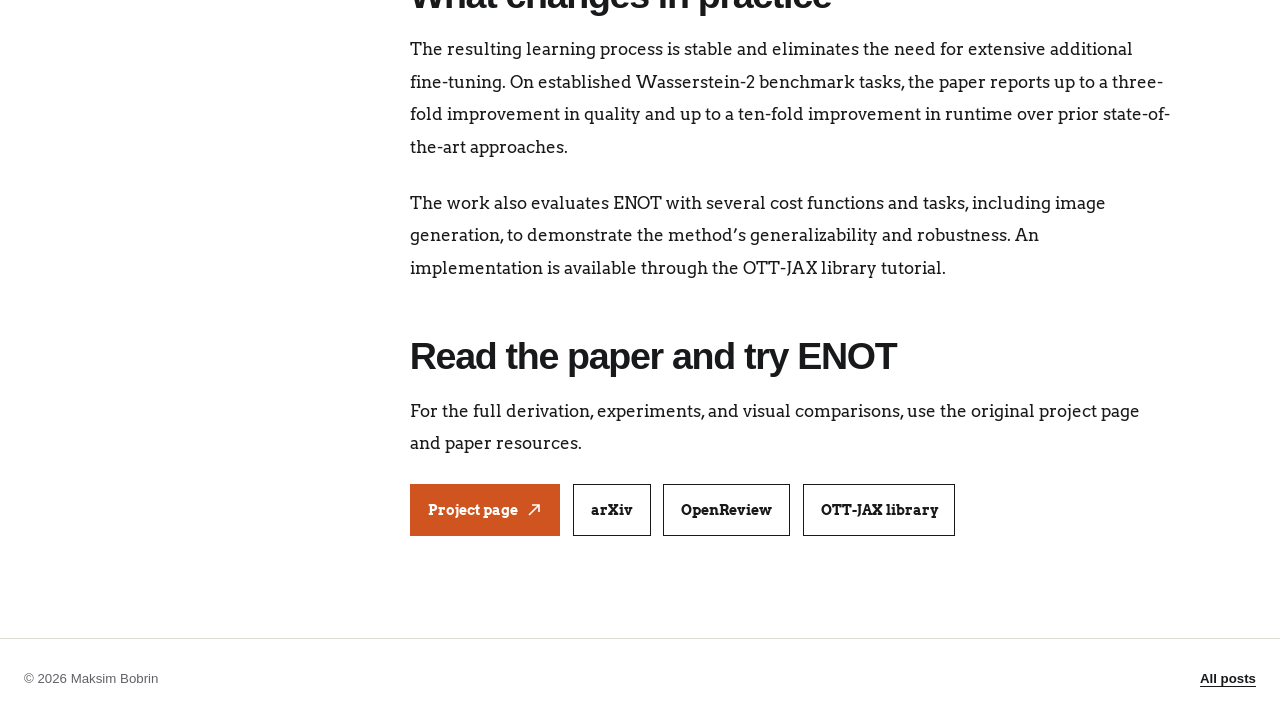
<file: blog/enot/index.html>
<!doctype html>
<html lang="en">
<head>
  <meta charset="utf-8"><meta name="viewport" content="width=device-width, initial-scale=1">
  <title>ENOT: Fast Neural Optimal Transport — Maksim Bobrin</title>
  <meta name="description" content="A concise explanation of ENOT and how expectile regularization makes neural optimal transport stable and fast.">
  <link rel="canonical" href="https://maxsbob.github.io/blog/enot/">
  <link rel="icon" href="/assets/favicon.svg" type="image/svg+xml"><link rel="apple-touch-icon" href="/assets/images/favicon-192x192.png">
  <meta property="og:type" content="article"><meta property="og:site_name" content="Maksim Bobrin"><meta property="og:title" content="ENOT: Fast neural optimal transport through expectile regularization"><meta property="og:description" content="Why approximating the c-transform is difficult—and how expectile regularization makes neural optimal transport stable and fast."><meta property="og:url" content="https://maxsbob.github.io/blog/enot/">
  <link rel="preconnect" href="https://fonts.googleapis.com"><link rel="preconnect" href="https://fonts.gstatic.com" crossorigin><link href="https://fonts.googleapis.com/css2?family=Arvo:wght@400&amp;display=swap" rel="stylesheet">
  <link rel="stylesheet" href="/assets/css/site.css">
  <script type="application/ld+json">{"@context":"https://schema.org","@type":"ScholarlyArticle","headline":"ENOT: Fast neural optimal transport through expectile regularization","author":{"@type":"Person","name":"Maksim Bobrin"},"url":"https://maxsbob.github.io/blog/enot/","about":"Neural optimal transport"}</script>
</head>
<body>
  <a class="skip-link" href="#main">Skip to content</a>
  <header class="site-header"><div class="nav-shell nav-shell-end"><nav class="site-nav" aria-label="Main navigation"><a href="/publications/">Publications</a><a href="/blog/" aria-current="page">Blog</a><a href="https://github.com/maxsbob" rel="me">GitHub</a></nav></div></header>
  <main id="main">
    <header class="article-header"><div class="container article-header-inner"><p class="eyebrow">Paper notes · ENOT</p><h1>Fast neural optimal transport through expectile regularization</h1><p class="article-deck">Why approximating the <em>c</em>-transform is difficult—and how expectile regularization makes neural optimal transport stable and fast.</p><p class="article-meta">NeurIPS 2024 Spotlight</p></div></header>
    <div class="container article-layout">
      <aside class="article-toc" aria-label="On this page"><p>On this page</p><a href="#bottleneck">The bottleneck</a><a href="#idea">The key idea</a><a href="#practice">What changes</a><a href="#resources">Resources</a></aside>
      <article class="article-body">
        <h2 id="bottleneck">The bottleneck</h2>
        <p>Neural optimal transport methods learn a transport map between probability distributions. In existing solvers, much of the difficulty comes from finding a near-exact approximation of the conjugate operator, also called the <em>c</em>-transform.</p>
        <p>That approximation is commonly obtained either through non-convex max–min optimization or through computationally intensive fine-tuning of an initial prediction. The former can be unstable; the latter makes training slow.</p>

        <h2 id="idea">The key idea</h2>
        <p>ENOT introduces a theoretically justified loss based on expectile regularization. The regularizer places binding conditions on the learned dual potentials and provides an upper-bound estimate over the distribution of possible conjugate potentials.</p>
        <div class="callout"><p>The practical goal is simple: keep the neural approximation close to the true conjugate potential without repeatedly solving an expensive inner optimization problem.</p></div>
        <p>Expectiles summarize a random variable through asymmetric least squares. By penalizing overly optimistic approximations of the conjugate Kantorovich potential, the regularizer encourages the learned potential to stay close to the true conjugate.</p>

        <h2 id="practice">What changes in practice</h2>
        <p>The resulting learning process is stable and eliminates the need for extensive additional fine-tuning. On established Wasserstein-2 benchmark tasks, the paper reports up to a three-fold improvement in quality and up to a ten-fold improvement in runtime over prior state-of-the-art approaches.</p>
        <p>The work also evaluates ENOT with several cost functions and tasks, including image generation, to demonstrate the method’s generalizability and robustness. An implementation is available through the OTT-JAX library tutorial.</p>

        <h2 id="resources">Read the paper and try ENOT</h2>
        <p>For the full derivation, experiments, and visual comparisons, use the original project page and paper resources.</p>
        <div class="button-row"><a class="button button-primary" href="https://maxsbob.github.io/enot/">Project page <svg class="arrow-icon" aria-hidden="true" viewBox="0 0 16 16" fill="none"><path d="M3 13 13 3M6 3h7v7" stroke="currentColor" stroke-width="1.6"/></svg></a><a class="button" href="https://arxiv.org/abs/2403.03777">arXiv</a><a class="button" href="https://openreview.net/forum?id=4DA5vaPHFb">OpenReview</a><a class="button" href="https://ott-jax.readthedocs.io/tutorials/neural/300_ENOT.html">OTT-JAX library</a></div>
      </article>
    </div>
  </main>
  <footer class="site-footer"><div class="container footer-inner"><p>© 2026 Maksim Bobrin</p><a href="/blog/">All posts</a></div></footer>
</body>
</html>
</file>
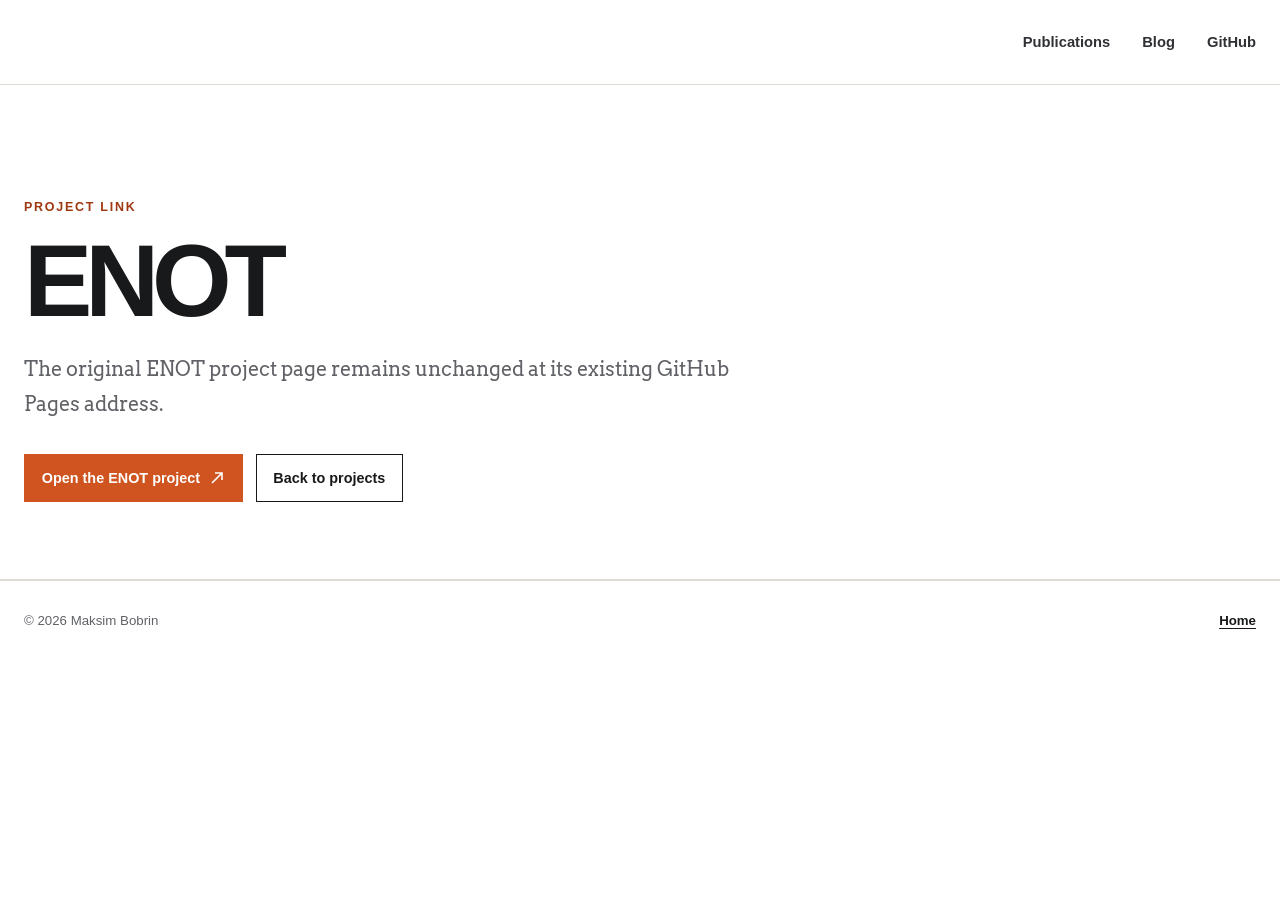
<file: projects/enot/index.html>
<!doctype html>
<html lang="en">
<head>
  <meta charset="utf-8"><meta name="viewport" content="width=device-width, initial-scale=1">
  <title>ENOT Project — Maksim Bobrin</title><meta name="description" content="A stable link to the unchanged ENOT project page."><link rel="canonical" href="https://maxsbob.github.io/enot/"><meta name="robots" content="noindex,follow">
  <link rel="icon" href="/assets/favicon.svg" type="image/svg+xml"><link rel="preconnect" href="https://fonts.googleapis.com"><link rel="preconnect" href="https://fonts.gstatic.com" crossorigin><link href="https://fonts.googleapis.com/css2?family=Arvo:wght@400&amp;display=swap" rel="stylesheet"><link rel="stylesheet" href="/assets/css/site.css">
</head>
<body>
  <a class="skip-link" href="#main">Skip to content</a><header class="site-header"><div class="nav-shell nav-shell-end"><nav class="site-nav" aria-label="Main navigation"><a href="/publications/">Publications</a><a href="/blog/">Blog</a><a href="https://github.com/maxsbob" rel="me">GitHub</a></nav></div></header>
  <main id="main"><section class="page-hero"><div class="container"><p class="eyebrow">Project link</p><h1>ENOT</h1><p class="page-intro">The original ENOT project page remains unchanged at its existing GitHub Pages address.</p><div class="button-row" style="margin-top:2rem"><a class="button button-primary" href="https://maxsbob.github.io/enot/">Open the ENOT project <svg class="arrow-icon" aria-hidden="true" viewBox="0 0 16 16" fill="none"><path d="M3 13 13 3M6 3h7v7" stroke="currentColor" stroke-width="1.6"/></svg></a><a class="button" href="/projects/">Back to projects</a></div></div></section></main>
  <footer class="site-footer"><div class="container footer-inner"><p>© 2026 Maksim Bobrin</p><a href="/">Home</a></div></footer>
</body>
</html>
</file>
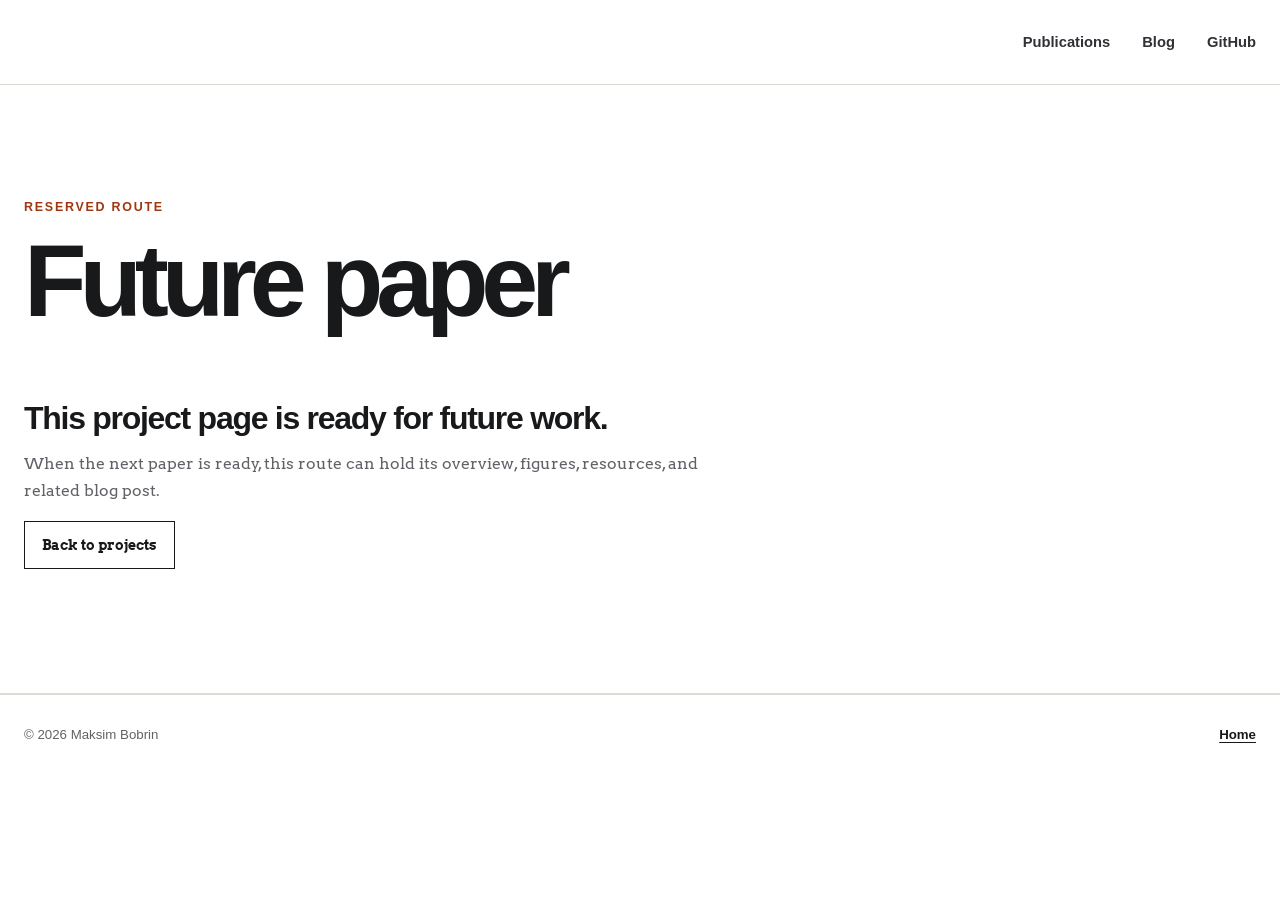
<file: projects/future-paper/index.html>
<!doctype html>
<html lang="en">
<head>
  <meta charset="utf-8"><meta name="viewport" content="width=device-width, initial-scale=1"><title>Future Paper — Maksim Bobrin</title><meta name="description" content="Reserved project page for future research by Maksim Bobrin."><meta name="robots" content="noindex"><link rel="icon" href="/assets/favicon.svg" type="image/svg+xml"><link rel="preconnect" href="https://fonts.googleapis.com"><link rel="preconnect" href="https://fonts.gstatic.com" crossorigin><link href="https://fonts.googleapis.com/css2?family=Arvo:wght@400&amp;display=swap" rel="stylesheet"><link rel="stylesheet" href="/assets/css/site.css">
</head>
<body>
  <a class="skip-link" href="#main">Skip to content</a><header class="site-header"><div class="nav-shell nav-shell-end"><nav class="site-nav" aria-label="Main navigation"><a href="/publications/">Publications</a><a href="/blog/">Blog</a><a href="https://github.com/maxsbob" rel="me">GitHub</a></nav></div></header>
  <main id="main"><section class="page-hero"><div class="container"><p class="eyebrow">Reserved route</p><h1>Future paper</h1><div class="empty-state prose"><h2>This project page is ready for future work.</h2><p>When the next paper is ready, this route can hold its overview, figures, resources, and related blog post.</p><a class="button" href="/projects/">Back to projects</a></div></div></section></main>
  <footer class="site-footer"><div class="container footer-inner"><p>© 2026 Maksim Bobrin</p><a href="/">Home</a></div></footer>
</body>
</html>
</file>
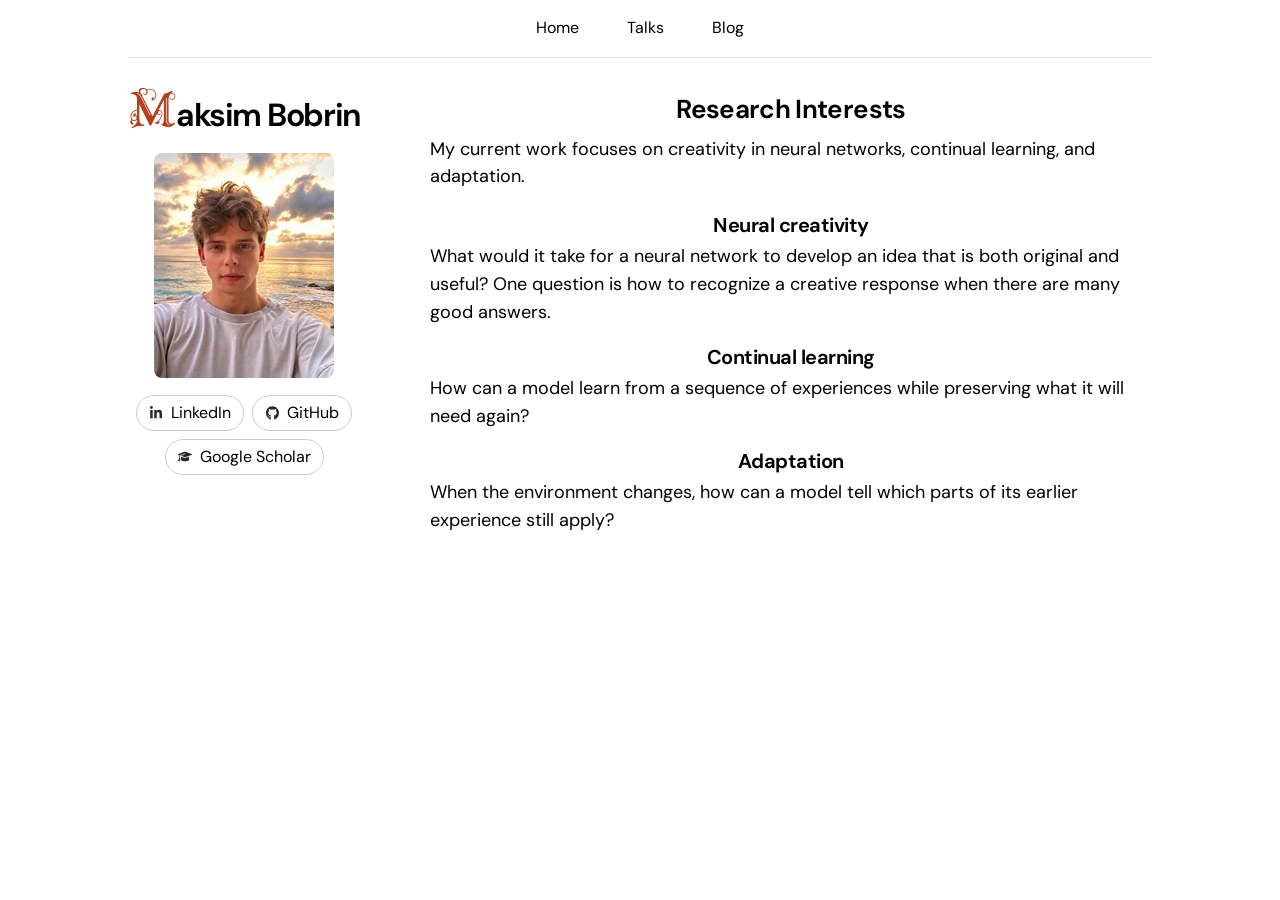
<file: research-interests.html>
<!doctype html>
<html lang="en">
<head>
  <meta charset="utf-8">
  <meta name="viewport" content="width=device-width, initial-scale=1">
  <meta name="color-scheme" content="light">
  <meta name="theme-color" content="#ffffff">
  <meta name="description" content="PhD student, Researcher">
  <meta property="og:title" content="Research Interests · Maksim Bobrin">
  <meta property="og:description" content="PhD student, Researcher">
  <meta property="og:type" content="website">
  <meta property="og:url" content="https://maxsbob.github.io/research-interests.html">
  <meta name="twitter:card" content="summary">
  <meta name="twitter:title" content="Research Interests · Maksim Bobrin">
  <meta name="twitter:description" content="PhD student, Researcher">
  <title>Research Interests · Maksim Bobrin</title>
  <link rel="stylesheet" href="assets/site.css?v=eab8111d72dc">

</head>
<body>
  <a class="skip" href="#main">Skip to content</a>
  <header class="topbar">
    <nav aria-label="Main navigation"><a href="index.html">Home</a> <a href="talks.html">Talks</a> <a href="blog/">Blog</a></nav>
  </header>
  <div class="layout">
    <aside class="profile" aria-label="Researcher profile">
      <a class="name" href="index.html"><span class="name-initial">M</span>aksim Bobrin</a>
      <picture>
        <source type="image/webp" srcset="assets/portrait-180.webp 180w, assets/portrait-360.webp 360w, assets/portrait-540.webp 540w" sizes="(max-width: 640px) 152px, (pointer: coarse) and (orientation: landscape) and (max-height: 500px) and (max-width: 960px) 152px, 180px">
        <img class="portrait" src="assets/portrait-360.jpg" alt="Maksim Bobrin by the sea" width="360" height="450" fetchpriority="high" decoding="async">
      </picture>
      <ul class="profiles" aria-label="Profiles"><li data-profile="linkedin"><a href="https://www.linkedin.com/in/maksim-bobrin"><img src="assets/linkedin.svg" alt="" width="15" height="15">LinkedIn</a></li>
<li data-profile="github"><a href="https://github.com/maxsbob"><img src="assets/github.svg" alt="" width="15" height="15">GitHub</a></li>
<li data-profile="scholar"><a href="https://scholar.google.com/citations?user=8vy8vqgAAAAJ&amp;hl=en"><img src="assets/scholar.svg" alt="" width="15" height="15">Google Scholar</a></li></ul>

    </aside>
    <div class="column">
      <main id="main"><div class="subintro"><h1 class="page-title">Research Interests</h1><p class="lede">My current work focuses on creativity in neural networks, continual learning, and adaptation.</p></div><section class="interest"><h2>Neural creativity</h2><div><p class="body-text">What would it take for a neural network to develop an idea that is both original and useful? One question is how to recognize a creative response when there are many good answers.</p></div></section><section class="interest"><h2>Continual learning</h2><p class="body-text">How can a model learn from a sequence of experiences while preserving what it will need again?</p></section><section class="interest"><h2>Adaptation</h2><p class="body-text">When the environment changes, how can a model tell which parts of its earlier experience still apply?</p></section></main>
    </div>
  </div>
</body>
</html>
</file>
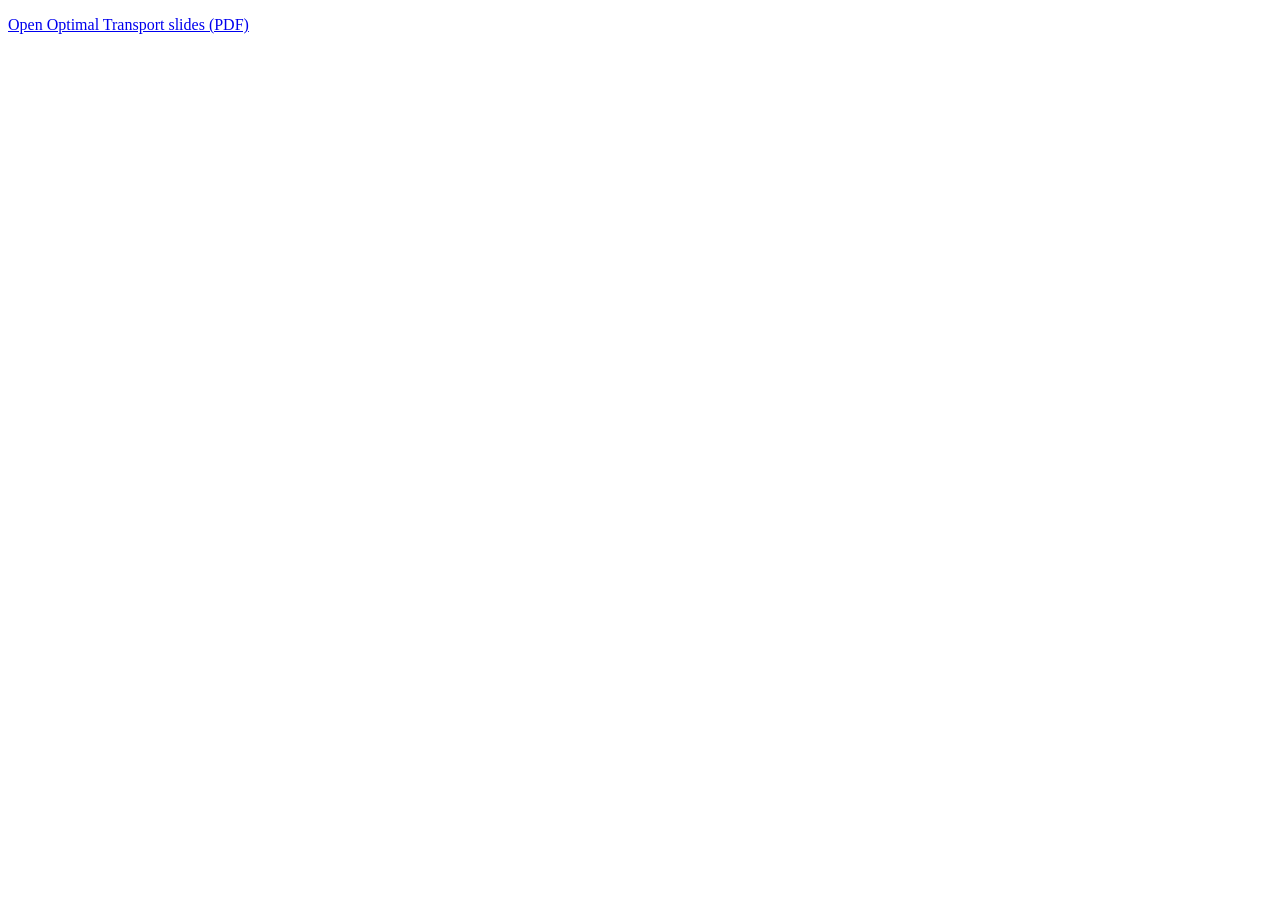
<file: slides.html>
<!doctype html>
<html lang="en"><head><meta charset="utf-8"><meta name="viewport" content="width=device-width,initial-scale=1">
<title>Optimal Transport · Maksim Bobrin</title>
<meta http-equiv="refresh" content="0; url=assets/slides/generative-modelling-itmo-2026.pdf?v=22e9477d2527">
</head><body><p><a href="assets/slides/generative-modelling-itmo-2026.pdf?v=22e9477d2527">Open Optimal Transport slides (PDF)</a></p></body></html>
</file>
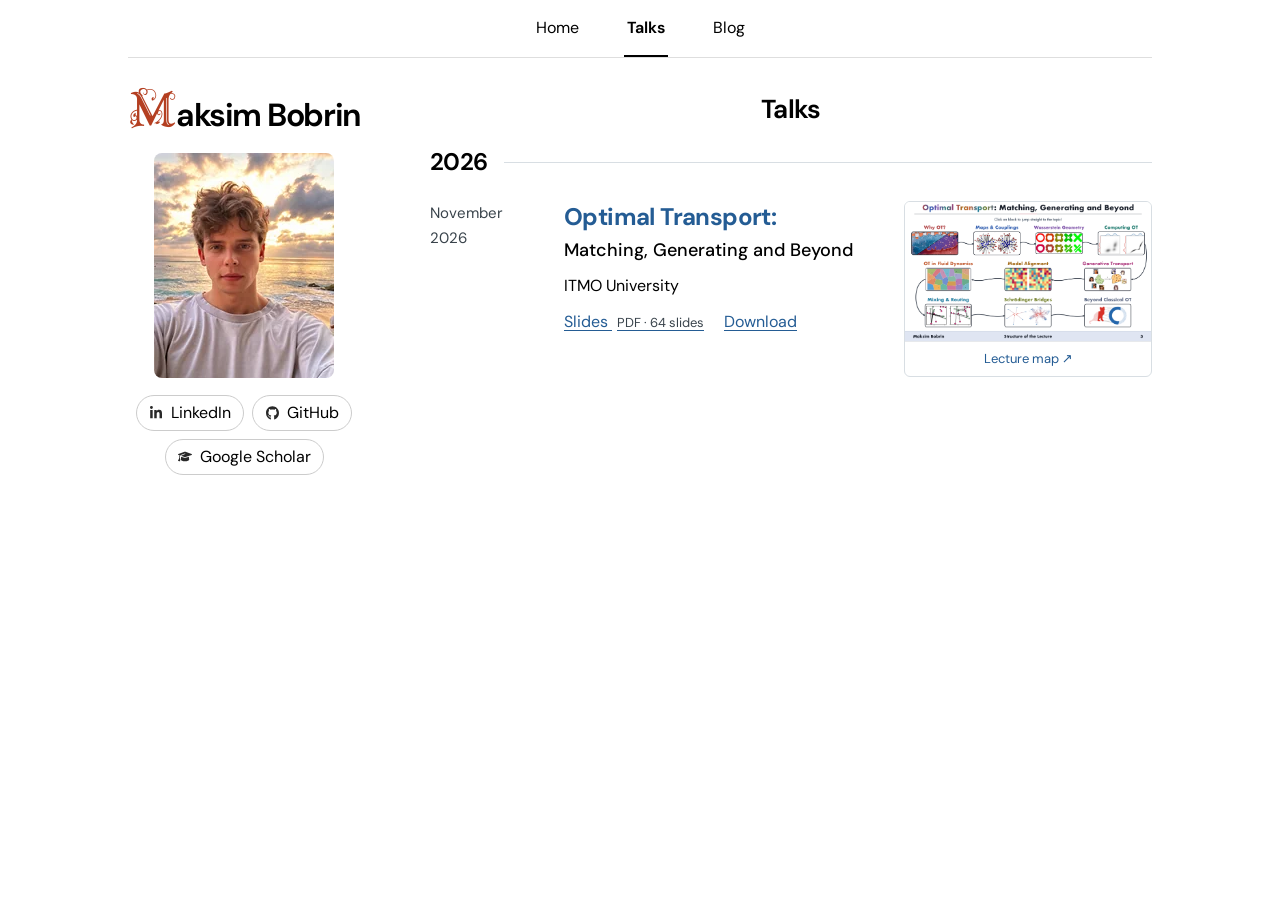
<file: talks.html>
<!doctype html>
<html lang="en">
<head>
  <meta charset="utf-8">
  <meta name="viewport" content="width=device-width, initial-scale=1">
  <meta name="color-scheme" content="light">
  <meta name="theme-color" content="#ffffff">
  <meta name="description" content="PhD student, Researcher">
  <meta property="og:title" content="Talks · Maksim Bobrin">
  <meta property="og:description" content="PhD student, Researcher">
  <meta property="og:type" content="website">
  <meta property="og:url" content="https://maxsbob.github.io/talks.html">
  <meta name="twitter:card" content="summary">
  <meta name="twitter:title" content="Talks · Maksim Bobrin">
  <meta name="twitter:description" content="PhD student, Researcher">
  <title>Talks · Maksim Bobrin</title>
  <link rel="stylesheet" href="assets/site.css?v=eab8111d72dc">

</head>
<body>
  <a class="skip" href="#main">Skip to content</a>
  <header class="topbar">
    <nav aria-label="Main navigation"><a href="index.html">Home</a> <a href="talks.html" aria-current="page">Talks</a> <a href="blog/">Blog</a></nav>
  </header>
  <div class="layout">
    <aside class="profile" aria-label="Researcher profile">
      <a class="name" href="index.html"><span class="name-initial">M</span>aksim Bobrin</a>
      <picture>
        <source type="image/webp" srcset="assets/portrait-180.webp 180w, assets/portrait-360.webp 360w, assets/portrait-540.webp 540w" sizes="(max-width: 640px) 152px, (pointer: coarse) and (orientation: landscape) and (max-height: 500px) and (max-width: 960px) 152px, 180px">
        <img class="portrait" src="assets/portrait-360.jpg" alt="Maksim Bobrin by the sea" width="360" height="450" fetchpriority="high" decoding="async">
      </picture>
      <ul class="profiles" aria-label="Profiles"><li data-profile="linkedin"><a href="https://www.linkedin.com/in/maksim-bobrin"><img src="assets/linkedin.svg" alt="" width="15" height="15">LinkedIn</a></li>
<li data-profile="github"><a href="https://github.com/maxsbob"><img src="assets/github.svg" alt="" width="15" height="15">GitHub</a></li>
<li data-profile="scholar"><a href="https://scholar.google.com/citations?user=8vy8vqgAAAAJ&amp;hl=en"><img src="assets/scholar.svg" alt="" width="15" height="15">Google Scholar</a></li></ul>

    </aside>
    <div class="column">
      <main id="main"><div class="subintro"><h1 class="page-title">Talks</h1></div>
<section class="talks-list" aria-labelledby="talks-2026">
  <h2 class="year-title" id="talks-2026">2026</h2>
  <article class="talk" aria-labelledby="optimal-transport">
    <time class="talk-date" datetime="2026-11">November 2026</time>
    <div class="talk-content">
      <div class="talk-details">
        <h3 id="optimal-transport"><span class="talk-topic">Optimal Transport:</span><span class="talk-title-detail">Matching, Generating and Beyond</span></h3>
        <p class="talk-venue">ITMO University</p>
        <div class="talk-resources">
          <a href="assets/slides/generative-modelling-itmo-2026.pdf?v=22e9477d2527" target="_blank" rel="noopener">Slides <span class="file-info">PDF · 64 slides</span></a>
          <a href="assets/slides/generative-modelling-itmo-2026.pdf?v=22e9477d2527" download>Download</a>
        </div>
      </div>
      <a class="talk-thumbnail" href="assets/slides/generative-modelling-itmo-2026.pdf?v=22e9477d2527#page=2" target="_blank" rel="noopener" aria-label="Open the lecture map in the slides (PDF, page 2)">
        <img src="assets/slides/lecture-map.png?v=22e9477d2527" width="1440" height="810" alt="Lecture map: optimal transport, Wasserstein geometry, computation, fluid dynamics, model alignment, generative transport, mixing and routing, Schrödinger bridges, and further directions.">
        <span>Lecture map ↗</span>
      </a>
    </div>
  </article>
</section></main>
    </div>
  </div>
</body>
</html>
</file>
<file: assets/site.css>
@font-face {
  font-family: 'DM Sans';
  src: url('dm-sans.woff2') format('woff2');
  font-weight: 400 700;
  font-display: swap;
}
@font-face {
  font-family: 'Bobrin Initial';
  src: url('bobrin-initial.woff2') format('woff2');
  font-weight: 400;
  font-display: swap;
  unicode-range: U+004D;
}
:root {
  color-scheme: light;
  --ink: #000;
  --line: #dedede;
}
* { box-sizing: border-box; }
html, body { background: #fff; }
html { scroll-padding-block-start: 20px; }
body {
  margin: 0;
  color: var(--ink);
  font: 1.125rem/1.55 'DM Sans', system-ui, sans-serif;
  -webkit-font-smoothing: antialiased;
}
a, summary { color: var(--ink); }
a { text-decoration: none; }
main :is(p, li, .resources, .inline-links) a, .back {
  text-decoration: underline;
  text-decoration-thickness: 1px;
  text-underline-offset: .16em;
}
main :is(p, li, .resources, .inline-links) a:hover, .back:hover { text-decoration-thickness: 2px; }
a:hover, summary:hover { text-decoration: underline; text-underline-offset: 3px; }
:focus-visible { outline: 2px solid var(--ink); outline-offset: 4px; }
h1, h2, h3, p, ul { margin: 0; }
h1, h2, h3 { color: var(--ink); line-height: 1.26; text-wrap: balance; }
h1, h2 { letter-spacing: -.025em; }
h1 { font-size: 1.9375rem; font-weight: 650; }
h2 { font-size: 1.5625rem; font-weight: 650; }
h3 { font-size: 1.1875rem; font-weight: 650; }
.layout {
  width: min(100% - 64px, 1024px);
  margin: 0 auto;
  padding: clamp(22px, 2.8vw, 37px) 0 30px;
  display: grid;
  grid-template-columns: max-content minmax(0, 1fr);
  align-items: start;
  gap: clamp(30px, 5.4vw, 76px);
}
.skip { position: absolute; left: 8px; top: -100px; background: white; padding: 4px 10px; }
.skip:focus { top: 8px; }
.profile { position: sticky; top: 28px; padding-top: 3px; }
.name { display: inline-block; color: var(--ink); font-size: 2rem; font-weight: 650; letter-spacing: -.045em; line-height: 1.17; }
.name-initial {
  font: 400 1.47em/0 'Bobrin Initial', Georgia, serif;
  letter-spacing: 0;
  color: #b43f21;
}
.portrait {
  display: block;
  width: 180px;
  height: 225px;
  margin: 18px auto 0;
  object-fit: cover;
  object-position: center 48%;
  border-radius: 8px;
}
.profiles {
  list-style: none;
  padding: 0;
  margin: 17px 0 0;
  display: grid;
  grid-template-columns: max-content max-content;
  justify-content: center;
  align-items: center;
  gap: 8px;
}
.profiles li { display: flex; justify-content: center; }
.profiles li[data-profile=scholar] { grid-column: 1 / -1; justify-self: center; }
.profiles li > :is(a,span) {
  display: inline-flex;
  align-items: center;
  gap: 8px;
  padding: 5px 12px;
  border: 1px solid #ccc;
  border-radius: 99px;
  background: #fff;
  color: var(--ink);
  font-size: 1rem;
  line-height: 1.5;
}
.profiles li > :is(a,span):hover, .profiles li > a:focus-visible {
  background: #f2f2f2;
  border-color: #888;
  color: var(--ink);
  text-decoration: none;
}
.profiles img { width: 14px; height: 14px; object-fit: contain; opacity: .84; }
.life { width: 216px; max-width: 100%; margin: 26px auto 0; padding-top: 15px; border-top: 1px solid #e9e5e1; }
.life figcaption { font-size: .8125rem; font-weight: 500; text-align: center; color: #514840; }
.life-ideas { display: grid; grid-template-columns: repeat(2,minmax(0,1fr)); gap: 4px; margin-top: 10px; }
.life-ideas button { appearance: none; border: 1px solid #e6dfd9; border-radius: 4px; padding: 3px 6px; color: #73665d; background: #fff; font: .65625rem/1.5 'DM Sans',sans-serif; cursor: pointer; }
.life-ideas button:hover { border-color: var(--idea-tone); color: var(--idea-tone); }
.life-ideas button[aria-pressed=true] { color: var(--idea-tone); border-color: var(--idea-tone); background: var(--idea-wash); }
.life-ideas [data-idea=creativity] { --idea-tone: #a94929; --idea-wash: #fff5ed; }
.life-ideas [data-idea=memory] { --idea-tone: #795098; --idea-wash: #f8f2fb; }
.life-ideas [data-idea=adaptation] { --idea-tone: #326b57; --idea-wash: #eff7f2; }
.life-ideas [data-idea=transport] { --idea-tone: #245c94; --idea-wash: #eff5fb; }
.life-canvas { display: block; width: 100%; height: clamp(88px, calc(100svh - 680px), 142px); margin-top: 10px; cursor: crosshair; }
.life-controls { display: flex; align-items: center; gap: 14px; margin-top: 9px; }
.life-controls button { appearance: none; border: 0; padding: 3px 0; background: transparent; color: #514840; font: inherit; font-size: .75rem; line-height: 1.4; cursor: pointer; }
.life-controls button:hover { color: #b43f21; text-decoration: underline; text-underline-offset: .2em; }
.life-generation { margin-left: auto; color: #87786d; font: .6875rem/1.4 ui-monospace, monospace; font-variant-numeric: tabular-nums; }
.life-hint { min-height: 30px; margin: 8px 0 0; font-size: .65625rem; line-height: 1.45; color: #87786d; text-align: left; }
@media (max-height: 700px) {
  .life { margin-top: 22px; }
  .life-hint { min-height: 15px; margin-top: 4px; white-space: nowrap; overflow: hidden; text-overflow: ellipsis; }
}
.topbar { width: min(100% - 64px, 1024px); margin: 0 auto; border-bottom: 1px solid var(--line); }
.topbar nav { display: flex; justify-content: center; gap: clamp(15px, 3.3vw, 42px); }
.topbar a {
  display: inline-flex;
  align-items: center;
  min-height: 57px;
  padding: 5px 3px 3px;
  border-bottom: 2px solid transparent;
  font-size: 1rem;
  color: var(--ink);
}
.topbar a:hover { text-decoration: none; color: var(--ink); border-bottom-color: #999; }
.topbar a[aria-current=page] { color: var(--ink); font-weight: 650; border-bottom-color: var(--ink); }
.section-title {
  --motif-left: url('math/trefoil.svg');
  --motif-right: var(--motif-left);
  --pattern-width: 54px;
  --pattern-aspect: 64 / 48;
  display: grid;
  grid-template-columns: minmax(0,1fr) auto minmax(0,1fr);
  align-items: center;
  justify-content: center;
  gap: clamp(6px,1.3vw,17px);
  text-align: center;
  color: var(--ink);
  font-size: 1.625rem;
  line-height: 1.18;
  margin-bottom: 11px;
}
.section-title::before, .section-title::after {
  content: '';
  width: min(100%,var(--pattern-width));
  aspect-ratio: var(--pattern-aspect);
  background: var(--motif-left) center / contain no-repeat;
  justify-self: end;
}
.section-title::after { background-image: var(--motif-right); justify-self: start; }
.updates-title {
  --motif-left: url('math/dragon.svg');
  --motif-right: var(--motif-left);
  --pattern-aspect: 1;
  --pattern-width: 48px;
}
.publications-title { --motif-left: url('automata/rule-90.svg'); --motif-right: var(--motif-left); --pattern-width: 126px; --pattern-aspect: 130 / 40; font-weight: 700; }
.updates-title::after { transform: scaleX(-1); }
.publications-title::after { transform: scaleX(-1); }
.intro-title::after { transform: rotate(180deg); }
.page-title { font-size: 1.625rem; line-height: 1.18; text-align: center; margin-bottom: 11px; }
.interest h2 { text-align: center; margin-bottom: 5px; }
.column { min-width: 0; }
main > section + section { margin-top: 28px; }
.bio p, .lede { margin-top: 7px; max-width: 70ch; }
.contact-note {
  margin-top: 18px;
  padding: 14px 18px;
  border: 1px solid #edc8a9;
  border-left: 3px solid #c3662b;
  border-radius: 4px;
  background: #fff8f2;
  font-size: 1rem;
  line-height: 1.6;
}
.bio .contact-note p { margin: 0; }
.contact-note a { color: #a8410d; font-weight: 600; }
.updates { list-style: none; padding: 0; margin-top: 8px; }
.updates li { display: grid; grid-template-columns: 4.85em 1fr; align-items: baseline; gap: 12px; margin: 9px 0; }
time, .meta, .sample { color: var(--ink); font-size: 1rem; }
time { font-variant-numeric: tabular-nums; }
.spotlight-tag { display: inline-block; padding: 0 6px; border-radius: 4px; background: #fff0e7; color: #9a351d; font-size: .9em; font-weight: 700; line-height: 1.55; white-space: nowrap; }
.update-date { line-height: 1.45; }
.update-date time { font-size: 1rem; }
.inline-links { display: flex; align-items: baseline; flex-wrap: wrap; gap: 4px 15px; font-size: 1rem; margin-top: 4px; }
summary { cursor: pointer; width: fit-content; }
summary::marker { font-size: .75em; }
.abstract p { margin: 5px 0; color: var(--ink); font-size: 1.0625rem; }
/* Publication bibliography */
#publications {
  --conference: #245c94;
  --workshop: #795098;
  --preprint: #326b57;
  --publication-link: #245c94;
}
.sr-only { position: absolute; width: 1px; height: 1px; padding: 0; margin: -1px; overflow: hidden; clip-path: inset(50%); white-space: nowrap; border: 0; }
.publication-tools { display: flex; align-items: baseline; justify-content: space-between; flex-wrap: wrap; gap: 8px 16px; margin: 16px 0 27px; }
.year-index { display: flex; gap: 14px; font-size: .9375rem; font-variant-numeric: tabular-nums; }
.year-index a { color: var(--publication-link); text-decoration: underline; text-underline-offset: .2em; }
.contribution-note { font-size: .875rem; }
.contribution-note span, .equal-marker { color: #a83b22; font-weight: 700; }
.equal-marker { font-size: .78em; line-height: 0; vertical-align: super; margin-left: 1px; }
.publication-year { scroll-margin-top: 20px; }
.publication-year + .publication-year { margin-top: 40px; }
.year-title { display: flex; align-items: center; gap: 16px; margin: 0 0 18px; font-size: 1.5rem; font-weight: 650; font-variant-numeric: tabular-nums; }
.year-title::after { content: ''; flex: 1; height: 1px; background: #d8dee3; }
.publication-group { --group-color: var(--conference); --group-tint: #eef4fb; }
.publication-group.workshop { --group-color: var(--workshop); --group-tint: #f5f0f8; }
.publication-group.preprint { --group-color: var(--preprint); --group-tint: #edf6f1; }
.publication-group + .publication-group { margin-top: 27px; }
.group-title {
  display: flex; align-items: center; gap: 10px;
  width: 100%;
  font-size: 1.0625rem; line-height: 1.4; font-weight: 700;
  margin: 0 0 20px; padding: 10px 13px;
  border-left: 4px solid var(--group-color);
  border-radius: 0 5px 5px 0;
  color: var(--group-color);
  background: var(--group-tint);
}
.group-count { display: inline-flex; align-items: center; justify-content: center; min-width: 21px; height: 21px; padding: 0 5px; border: 1px solid currentColor; border-radius: 50%; font-size: .75rem; }
.paper-row { display: block; margin-top: 0; scroll-margin-top: 24px; }
.paper-row + .paper-row { margin-top: 20px; padding-top: 20px; border-top: 1px solid #e7e9ec; }
.venue-line { display: flex; flex-wrap: wrap; align-items: baseline; gap: 2px 0; margin-bottom: .25rem; font-size: .9rem; line-height: 1.5; }
.venue-links { font-weight: 650; }
.venue-links a { color: var(--group-color); }
.venue-links a:hover { text-decoration: underline; }
.venue-distinction { margin-left: .5em; font-size: .82rem; font-weight: 650; color: #a83b22; }
.venue { font-size: inherit; font-weight: 650; color: var(--group-color); }
.place { font-weight: 500; color: #39434b; }
.place::before { content: '·'; margin: 0 .45em; color: #7b8288; }
.venue-line a:hover { text-decoration: underline; text-underline-offset: .18em; }
.paper-title { margin: 0; color: #000; font-size: 1.1875rem; font-weight: 650; letter-spacing: -.01em; line-height: 1.35; text-wrap: pretty; }
.paper-title a { color: inherit; text-decoration: none; transition: color .15s ease; }
.paper-title a:hover, .paper-title a:focus-visible { color: var(--publication-link); text-decoration: underline; text-decoration-thickness: 1px; text-underline-offset: .16em; }
.paper-keyword {
  --topic-ink: #245c94;
  --topic-tint: #f2f6fb;
  display: flex; align-items: center; gap: 6px; width: fit-content;
  margin: 7px 0 5px; padding: 2px 8px;
  border: 1px solid color-mix(in srgb, var(--topic-ink) 14%, white);
  border-radius: 4px;
  color: var(--topic-ink); background: var(--topic-tint);
  font-size: .75rem; font-weight: 500; line-height: 1.5;
}
.paper-keyword::before { content: ''; width: 4px; height: 4px; border-radius: 50%; background: currentColor; flex: 0 0 auto; }
.paper-keyword[data-topic=reinforcement-learning] { --topic-ink: #326b57; --topic-tint: #f1f7f3; }
.paper-keyword[data-topic=generative-modelling] { --topic-ink: #a94929; --topic-tint: #fff5ef; }
.paper-keyword[data-topic=reasoning] { --topic-ink: #795098; --topic-tint: #f7f3fa; }
.paper-keyword[data-topic=preference-optimization] { --topic-ink: #396d76; --topic-tint: #f1f7f8; }
.paper-keyword[data-topic=efficient-computation] { --topic-ink: #7c6542; --topic-tint: #f8f5ef; }
.paper-authors, .all-authors { margin: .35rem 0 .4rem; font-size: .96rem; line-height: 1.55; }
.all-authors summary { display: inline; border-bottom: 1px dotted #999; }
.all-authors summary::after { content: ' +'; font-weight: 650; color: var(--publication-link); }
.all-authors[open] summary::after { content: ' −'; }
.all-authors p { margin-top: .5rem; }
.resources { display: flex; align-items: baseline; flex-wrap: wrap; gap: 4px 16px; font-size: .9375rem; margin-top: 4px; }
.resources :is(a, summary) { color: var(--publication-link); }
.resources a { text-decoration-color: #9aadc6; }
.resources a:hover { text-decoration-color: currentColor; }
.resources .abstract[open] { flex-basis: 100%; }
.abstract p { margin: 8px 0 0; font-size: 1.0625rem; line-height: 1.55; }
.subintro { margin-bottom: 22px; }
.subintro .sample { margin-top: 4px; }
.interest p, .talk .body-text { margin-top: 4px; }
.interest h2, .talk h2 { font-size: 1.25rem; }
.interest + .interest { margin-top: 18px; }
/* Chronological talk list */
.talks-list .year-title { margin-bottom: 24px; }
.talk {
  display: grid;
  grid-template-columns: 112px minmax(0, 1fr);
  gap: 22px;
  align-items: start;
}
.talk-date { font-size: .9375rem; line-height: 1.65; color: #39434b; }
.talks-list { container-type: inline-size; }
.talk-content { min-width: 0; display: grid; grid-template-columns: minmax(0, 1fr) 248px; gap: 22px; }
.talk-details { min-width: 0; }
.talk-thumbnail { display: block; align-self: start; overflow: hidden; border: 1px solid #d8dee3; border-radius: 6px; max-width: 320px; }
.talk-thumbnail img { display: block; width: 100%; height: auto; }
.talk-thumbnail span { display: block; padding: 7px 10px; font-size: .8125rem; text-align: center; color: #245c94; border-top: 1px solid #e7e9ec; }
.talk-thumbnail:hover { border-color: #245c94; text-decoration: none; }
@container (max-width: 620px) {
  .talk-content { display: block; }
  .talk-thumbnail { margin-top: 18px; }
}
.talk-content h3 { line-height: 1.3; }
.talk-topic { display: block; font-size: 1.5rem; font-weight: 700; color: #245c94; letter-spacing: -.025em; }
.talk-title-detail { display: block; margin-top: 6px; font-size: 1.125rem; font-weight: 500; line-height: 1.4; }
.talk-venue { margin-top: 10px; font-size: 1rem; }
.talk-venue a, .talk-resources a { color: #245c94; }
.talk-resources { display: flex; flex-wrap: wrap; gap: 10px 20px; align-items: baseline; margin-top: 12px; font-size: 1rem; }
.talk-resources a { text-decoration: underline; text-underline-offset: .2em; }
.file-info { margin-left: 5px; font-size: .8125rem; color: #39434b; }
/* Project websites in the Blog */
.blog-intro .lede { text-align: center; color: #39434b; }
.blog-list { list-style: none; padding: 0; }
.blog-entry { padding: 24px 0; border-block: 1px solid var(--line); }
.blog-list li + li .blog-entry { border-top: 0; }
.blog-meta { display: flex; flex-wrap: wrap; align-items: center; gap: 8px 16px; margin-bottom: 10px; }
.blog-meta time { font-size: .8125rem; color: #59636b; }
.blog-tags { display: flex; flex-wrap: wrap; gap: 6px; }
.blog-tags span { padding: 1px 7px; background: #f2f6fb; color: #245c94; border-radius: 4px; font-size: .75rem; }
.blog-entry h2 { font-size: 1.4rem; line-height: 1.35; text-wrap: pretty; }
.blog-entry h2 a { text-decoration: none; }
.blog-entry h2 a:hover { color: #245c94; text-decoration: underline; }
.blog-entry p { margin-top: 8px; color: #39434b; font-size: 1rem; }
.blog-open { display: inline-flex; align-items: baseline; gap: 8px; margin-top: 14px; color: #245c94; font-size: .9375rem; text-decoration: underline; text-underline-offset: .2em; }
[hidden] { display: none !important; }
@media (max-width: 780px) {
  .layout { grid-template-columns: max-content minmax(0, 1fr); gap: 30px; width: calc(100% - 48px); }
  .name { font-size: 1.8125rem; }
}
@media (max-width: 640px),
       (pointer: coarse) and (orientation: landscape) and (max-height: 500px) and (max-width: 960px) {
  .layout { display: block; width: min(calc(100% - 40px), 600px); padding: 28px 0; }
  .profile { position: static; text-align: center; margin-bottom: 26px; }
  .bio { text-align: center; }
  .portrait { width: 152px; height: 190px; margin-top: 16px; }
  .profiles {
    gap: 7px;
    margin: 12px 0 0;
  }
  .profiles li > :is(a,span) {
    gap: 5px;
    min-height: 40px;
    padding: 4px clamp(5px, 1.6vw, 10px);
    white-space: nowrap;
    font-size: .9375rem;
  }
  .profiles img { width: 13px; height: 13px; }
  .topbar { width: calc(100% - 42px); }
  .topbar nav { gap: clamp(12px,5vw,24px); }
  .topbar a { min-height: 48px; }
  .section-title { --pattern-width: 39px; gap: 8px; font-size: 1.5rem; }
  .updates-title { --pattern-width: 40px; }
  .publications-title { --pattern-width: 82px; }
  .page-title { font-size: 1.5rem; }
  main > section + section { margin-top: 24px; }
  .updates li { grid-template-columns: 4.25em 1fr; gap: 8px; margin-bottom: 7px; }
  .updates time { font-size: .9375rem; }
  .talk { display: block; text-align: center; }
  .talk-date { display: block; margin-bottom: 9px; }
  .talk-thumbnail { margin-inline: auto; }
  .talk-resources { justify-content: center; }
  .publication-tools { justify-content: center; gap: 8px 20px; margin: 15px 0 25px; }
  .publication-year { text-align: center; }
  .year-title { gap: 13px; }
  .year-title::before { content: ''; flex: 1; height: 1px; background: #d8dee3; }
  .group-title { justify-content: center; gap: 10px; padding: 10px 8px; font-size: 1rem; }
  .paper-keyword { margin-inline: auto; }
  .paper-row { width: min(100%, 39ch); margin-inline: auto; text-align: center; overflow-wrap: anywhere; }
  .venue-line { justify-content: center; }
  .resources { justify-content: center; }
  .abstract summary { margin-inline: auto; }
  .paper-row + .paper-row { margin-top: 22px; padding-top: 22px; }

}
@media print {
  .layout { display: block; width: auto; padding: 0; }
  .profile { position: static; margin-bottom: 12px; }
  .topbar, .profiles, .skip, .controls, .back, .life { display: none; }
  .slide[hidden] { display: block !important; }
  .slide { break-inside: avoid; }
}
</file>
<file: assets/css/site.css>
:root {
  --ink: #18191b;
  --muted: #616267;
  --paper: #ffffff;
  --soft: #f7f5f1;
  --rule: #dedbd4;
  --accent: #cf541f;
  --accent-dark: #9f3810;
  --heading-font: -apple-system, BlinkMacSystemFont, "Segoe UI", Helvetica, Arial, sans-serif;
  --article-font: "Arvo", sans-serif;
  --container: 1240px;
  --transition: 180ms ease;
}

* {
  box-sizing: border-box;
}

html {
  color-scheme: light;
  scroll-behavior: smooth;
}

body {
  margin: 0;
  background: var(--paper);
  color: var(--ink);
  font-family: var(--heading-font);
  -webkit-font-smoothing: antialiased;
}

img {
  display: block;
  max-width: 100%;
}

a {
  color: inherit;
}

a:focus-visible,
button:focus-visible {
  outline: 3px solid rgba(207, 84, 31, 0.35);
  outline-offset: 4px;
}

.skip-link {
  position: absolute;
  top: -60px;
  left: 1rem;
  z-index: 20;
  padding: 0.75rem 1rem;
  background: var(--ink);
  color: #fff;
  transition: top var(--transition);
}

.skip-link:focus {
  top: 1rem;
}

.site-header {
  border-bottom: 1px solid var(--rule);
}

.nav-shell,
.container {
  width: min(calc(100% - 48px), var(--container));
  margin-inline: auto;
}

.nav-shell {
  min-height: 84px;
  display: flex;
  align-items: center;
  justify-content: space-between;
  gap: 2rem;
}

.nav-shell-end {
  justify-content: flex-end;
}

.brand {
  display: inline-flex;
  align-items: center;
  gap: 0.75rem;
  text-decoration: none;
  font-size: 1.08rem;
  font-weight: 750;
  letter-spacing: -0.02em;
}

.brand-mark {
  width: 14px;
  height: 14px;
  border: 2px solid var(--accent);
  transform: rotate(45deg);
}

.site-nav {
  display: flex;
  align-items: center;
  gap: clamp(1rem, 2.5vw, 2.25rem);
  font-size: 0.92rem;
  font-weight: 650;
}

.site-nav a {
  position: relative;
  padding: 0.35rem 0;
  color: #303135;
  text-decoration: none;
}

.site-nav a::after {
  position: absolute;
  right: 0;
  bottom: 0;
  left: 0;
  height: 2px;
  background: var(--accent);
  content: "";
  opacity: 0;
  transform: scaleX(0.35);
  transition: opacity var(--transition), transform var(--transition);
}

.site-nav a:hover::after,
.site-nav a[aria-current="page"]::after {
  opacity: 1;
  transform: scaleX(1);
}

.hero {
  overflow: hidden;
  border-bottom: 1px solid var(--rule);
}

.hero-grid {
  min-height: 610px;
  display: grid;
  grid-template-columns: minmax(0, 0.9fr) minmax(440px, 1.1fr);
  align-items: center;
  gap: clamp(2rem, 5vw, 5rem);
  padding-block: 5.5rem 4.5rem;
}

.eyebrow,
.kicker {
  margin: 0 0 1.25rem;
  color: var(--accent-dark);
  font-size: 0.78rem;
  font-weight: 800;
  letter-spacing: 0.14em;
  text-transform: uppercase;
}

h1,
h2,
h3,
h4,
p {
  margin-top: 0;
}

h1,
h2,
h3,
h4 {
  font-family: var(--heading-font);
  text-wrap: balance;
}

.hero h1 {
  max-width: 760px;
  margin-bottom: 1.5rem;
  font-size: clamp(3.6rem, 7.6vw, 7.4rem);
  line-height: 0.88;
  letter-spacing: -0.075em;
}

.hero-copy,
.page-intro,
.prose,
.article-body {
  font-family: var(--article-font);
  font-weight: 400;
}

.hero-copy {
  max-width: 650px;
  margin-bottom: 2.25rem;
  color: var(--muted);
  font-size: clamp(1.05rem, 1.7vw, 1.3rem);
  line-height: 1.75;
}

.button-row,
.link-row {
  display: flex;
  flex-wrap: wrap;
  gap: 0.8rem;
}

.button {
  min-height: 48px;
  display: inline-flex;
  align-items: center;
  justify-content: center;
  gap: 0.55rem;
  padding: 0.7rem 1.05rem;
  border: 1px solid var(--ink);
  background: transparent;
  color: var(--ink);
  font-size: 0.9rem;
  font-weight: 750;
  text-decoration: none;
  transition: background-color var(--transition), border-color var(--transition), color var(--transition), transform var(--transition);
}

.button:hover {
  background: var(--ink);
  color: #fff;
  transform: translateY(-2px);
}

.button-primary {
  border-color: var(--accent);
  background: var(--accent);
  color: #fff;
}

.button-primary:hover {
  border-color: var(--accent-dark);
  background: var(--accent-dark);
}

.arrow-icon {
  width: 16px;
  height: 16px;
  flex: 0 0 auto;
}

.hero-art {
  width: min(760px, 120%);
  max-width: none;
  margin-right: -12%;
}

.home-split {
  display: grid;
  grid-template-columns: repeat(2, minmax(0, 1fr));
  align-items: stretch;
}

.profile-pane {
  min-height: calc(100vh - 84px);
  padding: clamp(4rem, 8vw, 7.5rem) clamp(2rem, 5vw, 5rem) 5rem 0;
}

.profile-identity {
  position: sticky;
  top: 3.5rem;
  width: max-content;
  max-width: 100%;
}

.profile-pane h1 {
  margin: 0;
  font-size: clamp(3.8rem, 6vw, 5.75rem);
  line-height: 0.94;
  letter-spacing: -0.07em;
}

.profile-links {
  display: flex;
  align-items: center;
  gap: 0.55rem;
  width: fit-content;
  margin: 1.7rem auto 0;
}

.profile-links a {
  width: 44px;
  height: 44px;
  display: inline-flex;
  align-items: center;
  justify-content: center;
  color: #3f4145;
  transition: color var(--transition), transform var(--transition);
}

.profile-links a:hover {
  color: var(--accent);
  transform: translateY(-2px);
}

.profile-links svg {
  width: 27px;
  height: 27px;
  fill: currentColor;
}

.profile-links .icon-cutout {
  fill: var(--paper);
}

.home-publications {
  min-width: 0;
  padding: clamp(3.5rem, 6vw, 5.5rem) 0 5rem clamp(2rem, 4vw, 4rem);
  border-left: 1px solid var(--rule);
}

.compact-heading {
  display: flex;
  align-items: baseline;
  justify-content: space-between;
  gap: 1.5rem;
  margin-bottom: 1.3rem;
}

.compact-heading h2 {
  margin: 0;
  font-size: clamp(1.8rem, 3vw, 2.5rem);
  line-height: 1;
  letter-spacing: -0.045em;
}

.compact-heading .text-link {
  flex: 0 0 auto;
  font-size: 0.78rem;
}

.publication-list {
  border-bottom: 1px solid var(--rule);
}

.home-publications .publication-list {
  border-bottom: 0;
}

.publication-year-group + .publication-year-group {
  margin-top: 2.35rem;
}

.publication-year-heading {
  display: grid;
  grid-template-columns: auto minmax(40px, 1fr);
  align-items: center;
  gap: 1rem;
  margin-bottom: 0.25rem;
}

.publication-year-heading::after {
  height: 1px;
  background: linear-gradient(90deg, var(--accent) 0, var(--rule) 40%, transparent 100%);
  content: "";
}

.publication-year-heading h3 {
  margin: 0;
  color: var(--ink);
  font-size: 1.45rem;
  font-weight: 780;
  letter-spacing: -0.045em;
  line-height: 1;
}

.home-publications .publication-year-group .publication-item {
  grid-template-columns: minmax(0, 1fr);
}

.home-publications .publication-year-group .publication-item-with-thumbnail {
  grid-template-columns: minmax(0, 1fr) 104px;
}

.publication-item {
  display: grid;
  grid-template-columns: 54px minmax(0, 1fr);
  gap: 1rem;
  padding-block: 1.1rem;
  border-top: 1px solid var(--rule);
}

.home-publications .publication-item-with-thumbnail {
  grid-template-columns: 54px minmax(0, 1fr) 104px;
  align-items: center;
  gap: 0.9rem;
}

.publication-thumbnail {
  width: 104px;
  height: 104px;
  display: block;
  overflow: hidden;
  border: 1px solid var(--rule);
  background: #fff;
  box-shadow: 0 5px 16px rgba(24, 25, 27, 0.05);
  text-decoration: none;
  transition: border-color var(--transition), box-shadow var(--transition), transform var(--transition);
}

.publication-thumbnail:hover {
  border-color: rgba(207, 84, 31, 0.58);
  box-shadow: 0 8px 22px rgba(24, 25, 27, 0.1);
  transform: translateY(-2px);
}

.publication-thumbnail img {
  width: 100%;
  height: 100%;
  object-fit: cover;
}

.publication-year {
  padding-top: 0.15rem;
  color: var(--muted);
  font-size: 0.72rem;
  font-weight: 750;
  letter-spacing: 0.06em;
}

.publication-title {
  margin-bottom: 0.42rem;
  font-size: clamp(0.98rem, 1.35vw, 1.13rem);
  line-height: 1.27;
  letter-spacing: -0.02em;
}

.publication-title a {
  text-decoration-color: transparent;
  text-decoration-thickness: 1px;
  text-underline-offset: 0.22em;
  transition: color var(--transition), text-decoration-color var(--transition);
}

.publication-title a:hover {
  color: var(--accent-dark);
  text-decoration-color: currentColor;
}

.publication-meta,
.publication-venue {
  margin-bottom: 0.28rem;
  color: var(--muted);
  font-family: var(--article-font);
  font-size: 0.72rem;
  font-weight: 400;
  line-height: 1.52;
}

.publication-meta .author-self {
  color: var(--ink);
  font-weight: 700;
}

.equal-contribution-mark {
  margin-left: 0.08em;
  color: var(--accent-dark);
  font-size: 0.8em;
  line-height: 0;
}

.publication-note {
  margin: 0.9rem 0 0;
  color: var(--muted);
  font-family: var(--article-font);
  font-size: 0.7rem;
  line-height: 1.5;
}

.publication-note sup {
  color: var(--accent-dark);
  font-weight: 700;
}

.publication-venue {
  color: #414246;
}

.venue-mark {
  display: inline-block;
  padding: 0.26rem 0.48rem;
  border-left: 3px solid var(--accent);
  background: #f7e5db;
  color: #72290e;
  font-family: var(--heading-font);
  font-size: 0.67rem;
  font-weight: 800;
  letter-spacing: 0.055em;
  line-height: 1.2;
  text-transform: uppercase;
}

.publication-badge {
  display: inline-block;
  margin-bottom: 0.48rem;
  color: var(--accent-dark);
  font-size: 0.67rem;
  font-weight: 800;
  letter-spacing: 0.07em;
  text-transform: uppercase;
}

.publication-links {
  display: flex;
  flex-wrap: wrap;
  gap: 0.35rem 0.75rem;
  margin-top: 0.46rem;
}

.publication-links a {
  color: var(--accent-dark);
  font-size: 0.7rem;
  font-weight: 750;
  text-decoration-thickness: 1px;
  text-underline-offset: 0.22em;
}

.publication-archive {
  max-width: 1040px;
  margin-inline: auto;
}

.publication-archive .publication-item {
  grid-template-columns: 72px minmax(0, 1fr);
  gap: clamp(1rem, 3vw, 2.5rem);
  padding-block: 1.55rem;
}

.publication-archive .publication-title {
  font-size: clamp(1.1rem, 2vw, 1.45rem);
}

.publication-archive .publication-meta,
.publication-archive .publication-venue {
  font-size: 0.82rem;
}

.section {
  padding-block: clamp(4rem, 8vw, 7rem);
}

.section + .section {
  border-top: 1px solid var(--rule);
}

.section-heading {
  display: flex;
  align-items: end;
  justify-content: space-between;
  gap: 2rem;
  margin-bottom: 2.25rem;
}

.section-heading h2 {
  margin: 0;
  font-size: clamp(2rem, 4vw, 3.5rem);
  line-height: 1;
  letter-spacing: -0.055em;
}

.text-link {
  display: inline-flex;
  align-items: center;
  gap: 0.45rem;
  color: var(--accent-dark);
  font-weight: 750;
  text-decoration-thickness: 1px;
  text-underline-offset: 0.28em;
}

.text-link:hover {
  color: var(--accent);
}

.work-row,
.project-row,
.post-row {
  display: grid;
  grid-template-columns: 110px minmax(0, 1fr) auto;
  gap: clamp(1.25rem, 4vw, 4.5rem);
  padding-block: 2.25rem;
  border-top: 1px solid var(--rule);
}

.work-row:last-child,
.project-row:last-child,
.post-row:last-child {
  border-bottom: 1px solid var(--rule);
}

.work-year,
.row-label {
  padding-top: 0.3rem;
  color: var(--muted);
  font-size: 0.83rem;
  font-weight: 750;
  letter-spacing: 0.08em;
  text-transform: uppercase;
}

.work-main h3,
.project-main h2,
.post-main h2 {
  margin-bottom: 0.65rem;
  font-size: clamp(1.45rem, 2.5vw, 2.3rem);
  line-height: 1.13;
  letter-spacing: -0.035em;
}

.authors,
.row-description {
  margin-bottom: 1rem;
  color: var(--muted);
  font-family: var(--article-font);
  font-size: 0.97rem;
  font-weight: 400;
  line-height: 1.65;
}

.spotlight {
  display: inline-block;
  margin-bottom: 1rem;
  padding: 0.42rem 0.65rem;
  border-left: 3px solid var(--accent);
  background: #f7e5db;
  color: #72290e;
  font-size: 0.78rem;
  font-weight: 800;
  letter-spacing: 0.05em;
  text-transform: uppercase;
}

.link-row a {
  color: var(--accent-dark);
  font-size: 0.9rem;
  font-weight: 720;
  text-decoration-thickness: 1px;
  text-underline-offset: 0.25em;
}

.row-action {
  align-self: center;
}

.page-hero {
  padding-block: clamp(4.5rem, 9vw, 8rem) clamp(3rem, 6vw, 5rem);
  border-bottom: 1px solid var(--rule);
}

.page-hero h1 {
  max-width: 1000px;
  margin-bottom: 1.5rem;
  font-size: clamp(3.2rem, 8vw, 7.6rem);
  line-height: 0.92;
  letter-spacing: -0.07em;
}

.page-intro {
  max-width: 760px;
  margin-bottom: 0;
  color: var(--muted);
  font-size: clamp(1.05rem, 1.7vw, 1.25rem);
  line-height: 1.75;
}

.article-header {
  padding-block: clamp(4rem, 8vw, 7rem) clamp(3rem, 6vw, 5rem);
  border-bottom: 1px solid var(--rule);
}

.article-header-inner {
  max-width: 980px;
}

.article-header h1 {
  margin-bottom: 1.5rem;
  font-size: clamp(2.8rem, 6.3vw, 6rem);
  line-height: 0.96;
  letter-spacing: -0.06em;
}

.article-deck {
  max-width: 800px;
  margin-bottom: 1.5rem;
  color: var(--muted);
  font-family: var(--article-font);
  font-size: clamp(1.05rem, 2vw, 1.35rem);
  font-weight: 400;
  line-height: 1.72;
}

.article-meta {
  margin: 0;
  color: var(--accent-dark);
  font-size: 0.8rem;
  font-weight: 800;
  letter-spacing: 0.09em;
  text-transform: uppercase;
}

.article-layout {
  display: grid;
  grid-template-columns: 210px minmax(0, 760px);
  justify-content: center;
  gap: clamp(2.5rem, 7vw, 7rem);
  padding-block: clamp(3.5rem, 8vw, 7rem);
}

.article-toc {
  position: sticky;
  top: 2rem;
  align-self: start;
  padding-top: 0.2rem;
}

.article-toc p {
  margin-bottom: 0.8rem;
  color: var(--muted);
  font-size: 0.75rem;
  font-weight: 800;
  letter-spacing: 0.1em;
  text-transform: uppercase;
}

.article-toc a {
  display: block;
  padding-block: 0.45rem;
  color: #414246;
  font-size: 0.88rem;
  text-decoration: none;
}

.article-toc a:hover {
  color: var(--accent-dark);
}

.article-body {
  font-size: 1.04rem;
  line-height: 1.95;
}

.article-body h2 {
  margin: 3.2rem 0 1rem;
  font-size: clamp(1.65rem, 3vw, 2.35rem);
  line-height: 1.15;
  letter-spacing: -0.035em;
}

.article-body h2:first-child {
  margin-top: 0;
}

.article-body p,
.article-body ul {
  margin-bottom: 1.5rem;
}

.article-body li + li {
  margin-top: 0.65rem;
}

.callout {
  margin-block: 2rem;
  padding: 1.25rem 1.4rem;
  border-left: 4px solid var(--accent);
  background: var(--soft);
}

.callout p:last-child {
  margin-bottom: 0;
}

.empty-state {
  max-width: 720px;
  padding-block: 3rem;
}

.empty-state h2 {
  margin-bottom: 0.8rem;
  font-size: 2rem;
  letter-spacing: -0.04em;
}

.empty-state p {
  color: var(--muted);
  line-height: 1.7;
}

.site-footer {
  padding-block: 2rem;
  border-top: 1px solid var(--rule);
}

.footer-inner {
  display: flex;
  align-items: center;
  justify-content: space-between;
  gap: 1.5rem;
  color: var(--muted);
  font-size: 0.83rem;
}

.footer-inner p {
  margin: 0;
}

.footer-inner a {
  color: var(--ink);
  font-weight: 700;
  text-underline-offset: 0.22em;
}

@media (max-width: 900px) {
  .home-split {
    grid-template-columns: minmax(0, 0.8fr) minmax(0, 1.2fr);
  }

  .profile-pane h1 {
    font-size: clamp(3.1rem, 7vw, 4.5rem);
  }

  .hero-grid {
    min-height: auto;
    grid-template-columns: 1fr;
    padding-top: 4rem;
  }

  .hero-art {
    width: 100%;
    max-width: 700px;
    margin: -1rem auto -2rem;
  }

  .work-row,
  .project-row,
  .post-row {
    grid-template-columns: 80px minmax(0, 1fr);
  }

  .row-action {
    grid-column: 2;
    justify-self: start;
  }

  .article-layout {
    grid-template-columns: minmax(0, 760px);
  }

  .article-toc {
    position: static;
    display: flex;
    flex-wrap: wrap;
    gap: 0.2rem 1rem;
    padding-bottom: 1.5rem;
    border-bottom: 1px solid var(--rule);
  }

  .article-toc p {
    width: 100%;
  }
}

@media (max-width: 640px) {
  .nav-shell,
  .container {
    width: min(calc(100% - 32px), var(--container));
  }

  .nav-shell {
    min-height: 0;
    align-items: flex-start;
    flex-direction: column;
    gap: 1rem;
    padding-block: 1.25rem;
  }

  .site-nav {
    width: 100%;
    justify-content: space-between;
    gap: 0.75rem;
    overflow-x: auto;
    font-size: 0.84rem;
  }

  .hero-grid {
    padding-block: 3.5rem 2.5rem;
  }

  .home-split {
    width: 100%;
    grid-template-columns: 1fr;
  }

  .profile-pane {
    min-height: 320px;
    padding: 4rem 16px;
    border-bottom: 1px solid var(--rule);
  }

  .profile-pane h1 {
    font-size: clamp(3.5rem, 17vw, 5rem);
  }

  .profile-identity {
    position: static;
    width: 100%;
    max-width: 100%;
  }

  .profile-links {
    margin: 1.4rem auto 0;
  }

  .home-publications {
    padding: 3.5rem 16px 4rem;
    border-left: 0;
  }

  .compact-heading {
    align-items: flex-start;
    flex-direction: column;
    gap: 0.9rem;
  }

  .publication-item,
  .publication-archive .publication-item {
    grid-template-columns: 42px minmax(0, 1fr);
    gap: 0.75rem;
  }

  .home-publications .publication-item-with-thumbnail {
    grid-template-columns: 42px minmax(0, 1fr) 76px;
    gap: 0.65rem;
  }

  .home-publications .publication-year-group .publication-item {
    grid-template-columns: minmax(0, 1fr);
  }

  .home-publications .publication-year-group .publication-item-with-thumbnail {
    grid-template-columns: minmax(0, 1fr) 76px;
  }

  .publication-thumbnail {
    width: 76px;
    height: 76px;
  }

  .hero h1,
  .page-hero h1 {
    font-size: clamp(3.1rem, 17vw, 4.8rem);
  }

  .article-header h1 {
    font-size: clamp(2.6rem, 13vw, 4rem);
  }

  .section-heading,
  .footer-inner {
    align-items: flex-start;
    flex-direction: column;
  }

  .work-row,
  .project-row,
  .post-row {
    grid-template-columns: 1fr;
    gap: 0.75rem;
  }

  .row-action {
    grid-column: 1;
  }

  .article-body {
    font-size: 0.98rem;
    line-height: 1.85;
  }
}

@media (prefers-reduced-motion: reduce) {
  html {
    scroll-behavior: auto;
  }

  *,
  *::before,
  *::after {
    scroll-behavior: auto !important;
    transition-duration: 0.01ms !important;
  }
}
</file>
